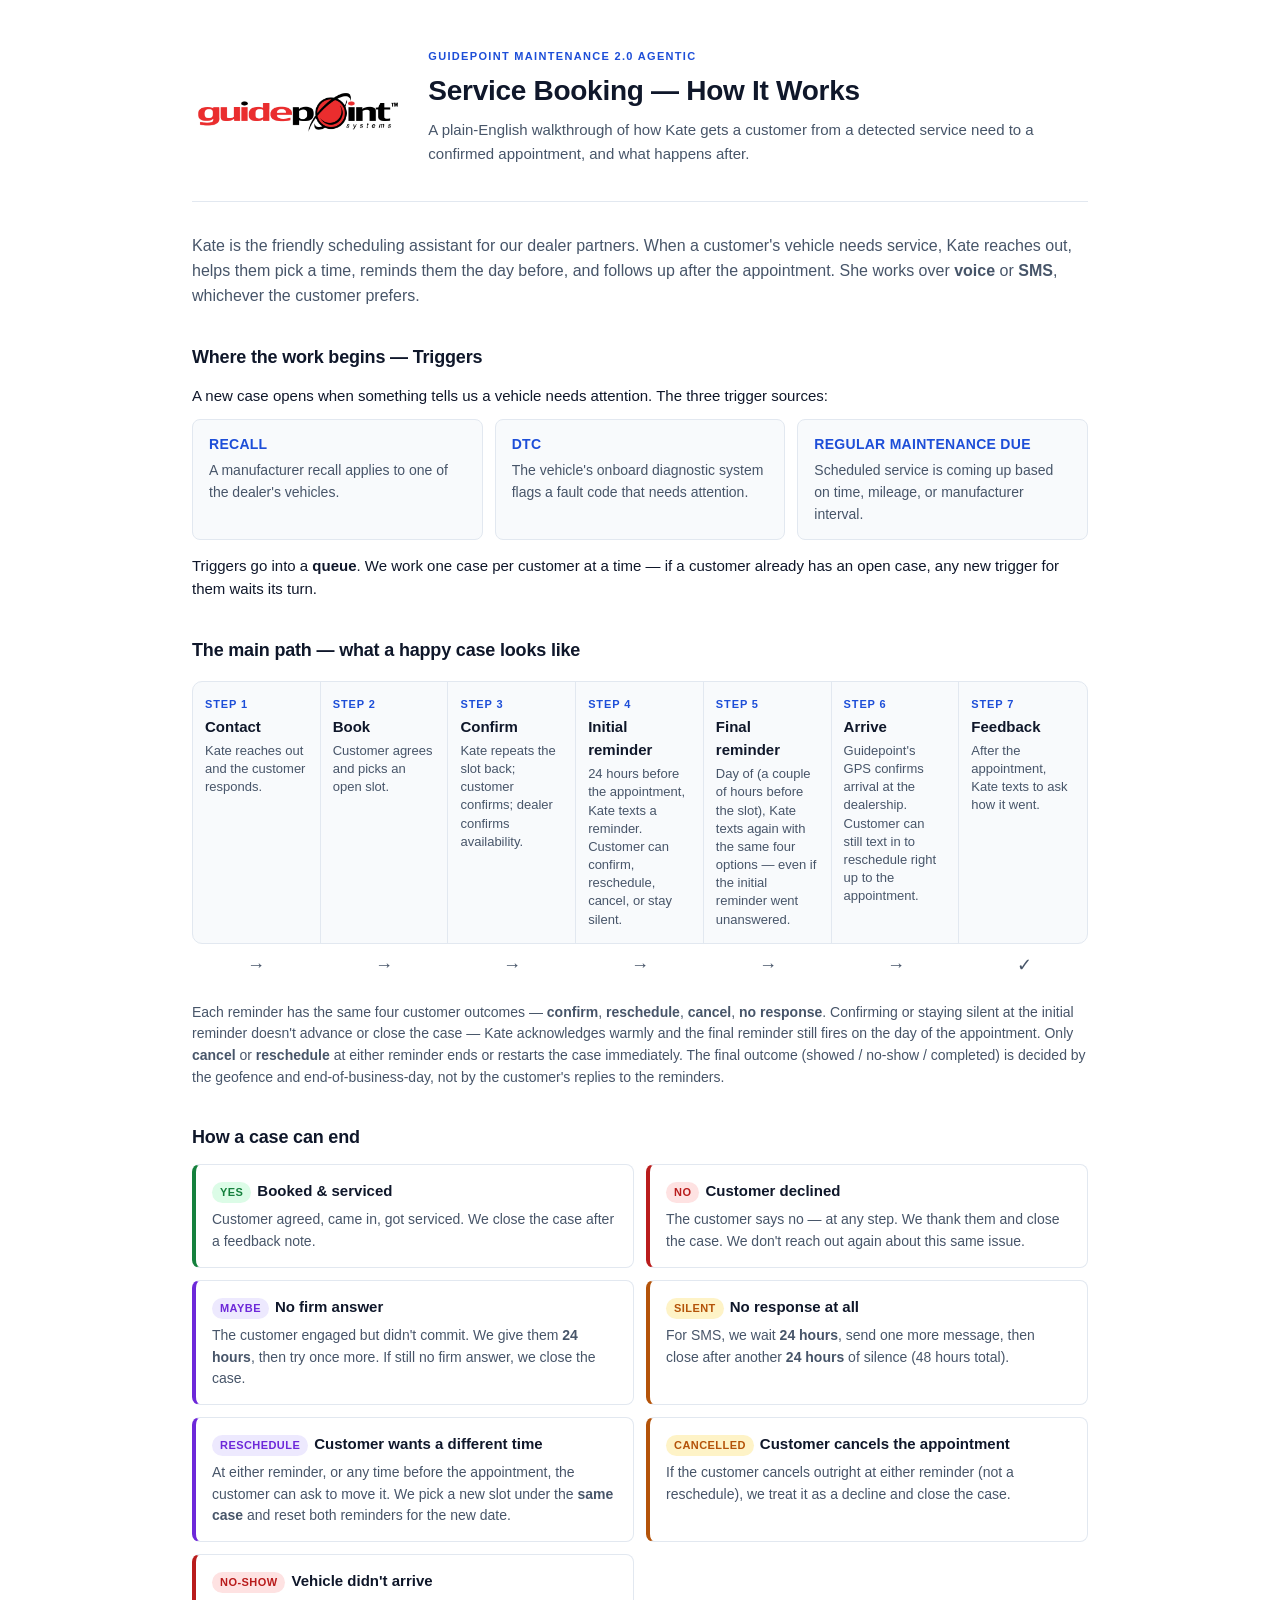
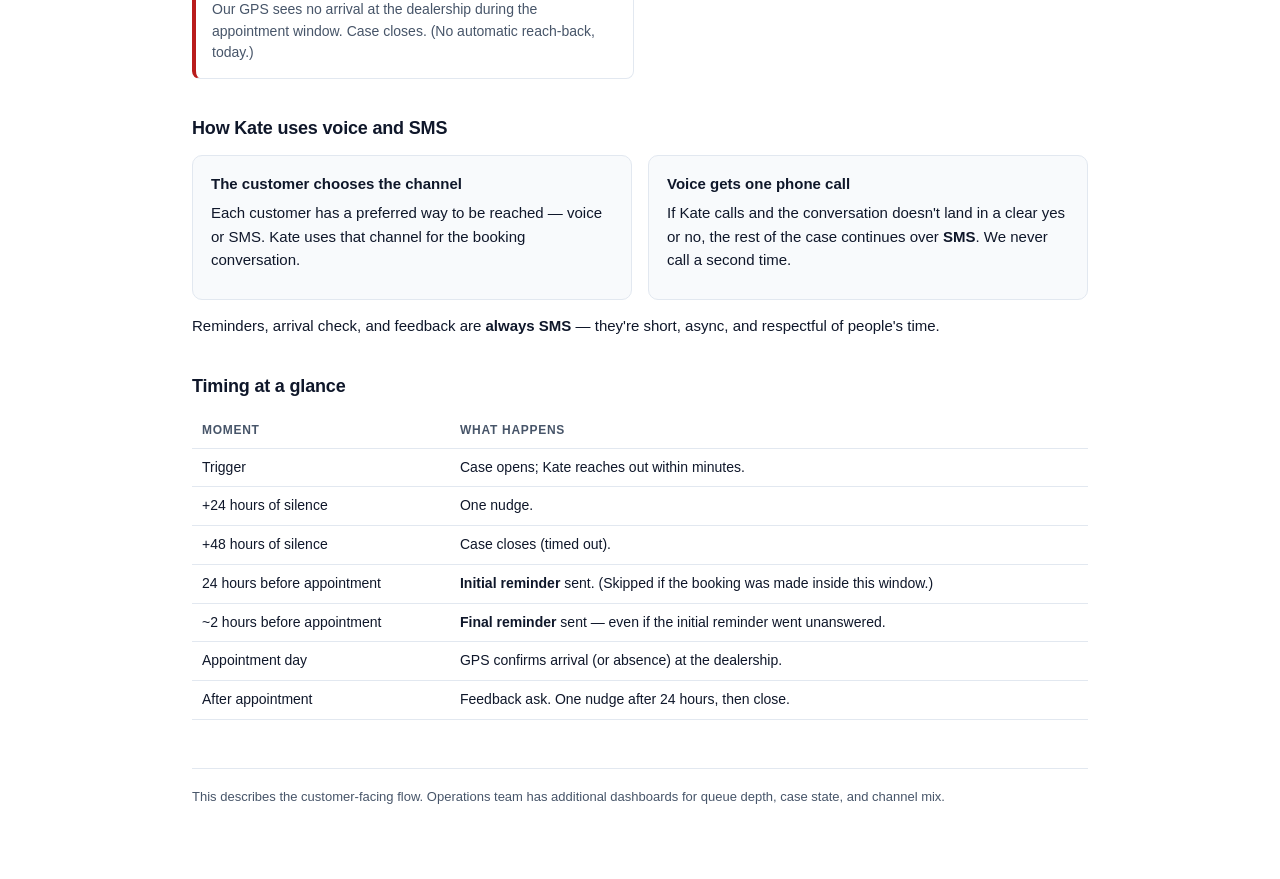
<file: docs/case-lifecycle.html>
<!doctype html>
<html lang="en">
<head>
<meta charset="utf-8" />
<meta name="viewport" content="width=device-width, initial-scale=1" />
<title>Guidepoint Maintenance 2.0 Agentic — How It Works</title>
<style>
  :root {
    --ink: #0f172a;
    --ink-soft: #475569;
    --line: #e2e8f0;
    --bg: #ffffff;
    --bg-soft: #f8fafc;
    --accent: #1d4ed8;
    --good: #15803d;
    --warn: #b45309;
    --bad: #b91c1c;
    --maybe: #6d28d9;
  }
  * { box-sizing: border-box; }
  html, body {
    margin: 0;
    padding: 0;
    background: var(--bg);
    color: var(--ink);
    font: 15px/1.55 -apple-system, BlinkMacSystemFont, "Segoe UI", Helvetica, Arial, sans-serif;
  }
  main {
    max-width: 960px;
    margin: 0 auto;
    padding: 48px 32px 72px;
  }
  header {
    border-bottom: 1px solid var(--line);
    padding-bottom: 24px;
    margin-bottom: 32px;
    display: flex;
    align-items: center;
    gap: 20px;
  }
  .logo {
    flex: 0 0 auto;
    height: 56px;
    display: inline-flex;
    align-items: center;
  }
  .logo img {
    height: 100%;
    width: auto;
    display: block;
  }
  .header-text { flex: 1; }
  h1 {
    font-size: 28px;
    margin: 0 0 6px;
    letter-spacing: -0.01em;
  }
  .eyebrow {
    font-size: 11px;
    font-weight: 700;
    letter-spacing: 0.12em;
    color: var(--accent);
    text-transform: uppercase;
    margin-bottom: 4px;
  }
  .subtitle {
    color: var(--ink-soft);
    font-size: 15px;
  }
  h2 {
    font-size: 18px;
    margin: 36px 0 12px;
    letter-spacing: -0.01em;
  }
  p { margin: 0 0 12px; }
  ul { margin: 0 0 12px; padding-left: 22px; }
  li { margin-bottom: 4px; }
  .lede {
    font-size: 16px;
    color: var(--ink-soft);
  }
  .triggers {
    display: grid;
    grid-template-columns: repeat(3, 1fr);
    gap: 12px;
    margin: 8px 0 4px;
  }
  .trigger-card {
    border: 1px solid var(--line);
    border-radius: 8px;
    padding: 14px 16px;
    background: var(--bg-soft);
  }
  .trigger-card h3 {
    margin: 0 0 4px;
    font-size: 14px;
    letter-spacing: 0.02em;
    text-transform: uppercase;
    color: var(--accent);
  }
  .trigger-card p {
    margin: 0;
    color: var(--ink-soft);
    font-size: 14px;
  }

  /* flow */
  .flow {
    display: grid;
    grid-template-columns: repeat(6, 1fr);
    gap: 0;
    margin: 16px 0 8px;
    border: 1px solid var(--line);
    border-radius: 10px;
    overflow: hidden;
    background: var(--bg-soft);
  }
  .step {
    padding: 14px 12px;
    border-right: 1px solid var(--line);
    position: relative;
  }
  .step:last-child { border-right: 0; }
  .step .num {
    font-size: 11px;
    font-weight: 600;
    color: var(--accent);
    letter-spacing: 0.08em;
  }
  .step .name {
    font-weight: 600;
    margin: 2px 0 4px;
    font-size: 15px;
  }
  .step .desc {
    color: var(--ink-soft);
    font-size: 13px;
    line-height: 1.4;
  }
  .arrow-row {
    display: grid;
    grid-template-columns: repeat(6, 1fr);
    color: var(--ink-soft);
    font-size: 18px;
    margin: 4px 0 0;
    text-align: center;
  }
  .arrow-row span { padding: 0 0 8px; }

  /* outcomes */
  .outcomes {
    display: grid;
    grid-template-columns: repeat(2, 1fr);
    gap: 12px;
    margin-top: 8px;
  }
  .outcome {
    border: 1px solid var(--line);
    border-left: 4px solid var(--ink-soft);
    border-radius: 8px;
    padding: 14px 16px;
    background: var(--bg);
  }
  .outcome.good { border-left-color: var(--good); }
  .outcome.warn { border-left-color: var(--warn); }
  .outcome.bad  { border-left-color: var(--bad); }
  .outcome.maybe { border-left-color: var(--maybe); }
  .outcome h3 {
    margin: 0 0 6px;
    font-size: 15px;
  }
  .outcome p {
    margin: 0;
    color: var(--ink-soft);
    font-size: 14px;
  }
  .badge {
    display: inline-block;
    padding: 2px 8px;
    border-radius: 999px;
    font-size: 11px;
    font-weight: 600;
    letter-spacing: 0.04em;
    text-transform: uppercase;
    margin-right: 6px;
  }
  .badge.good  { background: #dcfce7; color: var(--good); }
  .badge.warn  { background: #fef3c7; color: var(--warn); }
  .badge.bad   { background: #fee2e2; color: var(--bad); }
  .badge.maybe { background: #ede9fe; color: var(--maybe); }

  /* channel & timing */
  .pair {
    display: grid;
    grid-template-columns: 1fr 1fr;
    gap: 16px;
  }
  .panel {
    border: 1px solid var(--line);
    border-radius: 10px;
    padding: 16px 18px;
    background: var(--bg-soft);
  }
  .panel h3 {
    margin: 0 0 6px;
    font-size: 15px;
  }
  .panel ul { margin: 8px 0 0; }

  table {
    width: 100%;
    border-collapse: collapse;
    margin: 8px 0 0;
    font-size: 14px;
  }
  th, td {
    text-align: left;
    padding: 8px 10px;
    border-bottom: 1px solid var(--line);
  }
  th {
    color: var(--ink-soft);
    font-weight: 600;
    font-size: 12px;
    text-transform: uppercase;
    letter-spacing: 0.06em;
  }

  footer {
    margin-top: 48px;
    padding-top: 18px;
    border-top: 1px solid var(--line);
    color: var(--ink-soft);
    font-size: 13px;
  }

  @media (max-width: 720px) {
    .flow, .arrow-row { grid-template-columns: repeat(2, 1fr); }
    .triggers, .outcomes, .pair { grid-template-columns: 1fr; }
  }
</style>
</head>
<body>
<main>

<header>
  <div class="logo">
    <img src="logo.png" alt="Guidepoint Systems" />
  </div>
  <div class="header-text">
    <div class="eyebrow">Guidepoint Maintenance 2.0 Agentic</div>
    <h1>Service Booking — How It Works</h1>
    <p class="subtitle">A plain‑English walkthrough of how Kate gets a customer from a detected service need to a confirmed appointment, and what happens after.</p>
  </div>
</header>

<p class="lede">
  Kate is the friendly scheduling assistant for our dealer partners. When a customer's vehicle needs service,
  Kate reaches out, helps them pick a time, reminds them the day before, and follows up after the appointment.
  She works over <strong>voice</strong> or <strong>SMS</strong>, whichever the customer prefers.
</p>

<h2>Where the work begins — Triggers</h2>
<p>A new case opens when something tells us a vehicle needs attention. The three trigger sources:</p>
<div class="triggers">
  <div class="trigger-card">
    <h3>Recall</h3>
    <p>A manufacturer recall applies to one of the dealer's vehicles.</p>
  </div>
  <div class="trigger-card">
    <h3>DTC</h3>
    <p>The vehicle's onboard diagnostic system flags a fault code that needs attention.</p>
  </div>
  <div class="trigger-card">
    <h3>Regular maintenance due</h3>
    <p>Scheduled service is coming up based on time, mileage, or manufacturer interval.</p>
  </div>
</div>
<p style="margin-top:14px">
  Triggers go into a <strong>queue</strong>. We work one case per customer at a time — if a customer already has an open case,
  any new trigger for them waits its turn.
</p>

<h2>The main path — what a happy case looks like</h2>

<div class="flow" style="grid-template-columns: repeat(7, 1fr);">
  <div class="step">
    <div class="num">STEP 1</div>
    <div class="name">Contact</div>
    <div class="desc">Kate reaches out and the customer responds.</div>
  </div>
  <div class="step">
    <div class="num">STEP 2</div>
    <div class="name">Book</div>
    <div class="desc">Customer agrees and picks an open slot.</div>
  </div>
  <div class="step">
    <div class="num">STEP 3</div>
    <div class="name">Confirm</div>
    <div class="desc">Kate repeats the slot back; customer confirms; dealer confirms availability.</div>
  </div>
  <div class="step">
    <div class="num">STEP 4</div>
    <div class="name">Initial reminder</div>
    <div class="desc">24 hours before the appointment, Kate texts a reminder. Customer can confirm, reschedule, cancel, or stay silent.</div>
  </div>
  <div class="step">
    <div class="num">STEP 5</div>
    <div class="name">Final reminder</div>
    <div class="desc">Day of (a couple of hours before the slot), Kate texts again with the same four options — even if the initial reminder went unanswered.</div>
  </div>
  <div class="step">
    <div class="num">STEP 6</div>
    <div class="name">Arrive</div>
    <div class="desc">Guidepoint's GPS confirms arrival at the dealership. Customer can still text in to reschedule right up to the appointment.</div>
  </div>
  <div class="step">
    <div class="num">STEP 7</div>
    <div class="name">Feedback</div>
    <div class="desc">After the appointment, Kate texts to ask how it went.</div>
  </div>
</div>
<div class="arrow-row" style="grid-template-columns: repeat(7, 1fr);">
  <span>→</span><span>→</span><span>→</span><span>→</span><span>→</span><span>→</span><span>✓</span>
</div>

<p style="margin-top:14px; color: var(--ink-soft); font-size: 14px;">
  Each reminder has the same four customer outcomes — <strong>confirm</strong>,
  <strong>reschedule</strong>, <strong>cancel</strong>, <strong>no response</strong>.
  Confirming or staying silent at the initial reminder doesn't advance or close
  the case — Kate acknowledges warmly and the final reminder still fires on the
  day of the appointment. Only <strong>cancel</strong> or <strong>reschedule</strong>
  at either reminder ends or restarts the case immediately. The final outcome
  (showed / no-show / completed) is decided by the geofence and end-of-business-day,
  not by the customer's replies to the reminders.
</p>

<h2>How a case can end</h2>
<div class="outcomes">
  <div class="outcome good">
    <h3><span class="badge good">Yes</span>Booked &amp; serviced</h3>
    <p>Customer agreed, came in, got serviced. We close the case after a feedback note.</p>
  </div>
  <div class="outcome bad">
    <h3><span class="badge bad">No</span>Customer declined</h3>
    <p>The customer says no — at any step. We thank them and close the case. We don't reach out again about this same issue.</p>
  </div>
  <div class="outcome maybe">
    <h3><span class="badge maybe">Maybe</span>No firm answer</h3>
    <p>The customer engaged but didn't commit. We give them <strong>24 hours</strong>, then try once more. If still no firm answer, we close the case.</p>
  </div>
  <div class="outcome warn">
    <h3><span class="badge warn">Silent</span>No response at all</h3>
    <p>For SMS, we wait <strong>24 hours</strong>, send one more message, then close after another <strong>24 hours</strong> of silence (48 hours total).</p>
  </div>
  <div class="outcome maybe">
    <h3><span class="badge maybe">Reschedule</span>Customer wants a different time</h3>
    <p>At either reminder, or any time before the appointment, the customer can ask to move it. We pick a new slot under the <strong>same case</strong> and reset both reminders for the new date.</p>
  </div>
  <div class="outcome warn">
    <h3><span class="badge warn">Cancelled</span>Customer cancels the appointment</h3>
    <p>If the customer cancels outright at either reminder (not a reschedule), we treat it as a decline and close the case.</p>
  </div>
  <div class="outcome bad">
    <h3><span class="badge bad">No-show</span>Vehicle didn't arrive</h3>
    <p>Our GPS sees no arrival at the dealership during the appointment window. Case closes. (No automatic reach‑back, today.)</p>
  </div>
</div>

<h2>How Kate uses voice and SMS</h2>
<div class="pair">
  <div class="panel">
    <h3>The customer chooses the channel</h3>
    <p>Each customer has a preferred way to be reached — voice or SMS. Kate uses that channel for the booking conversation.</p>
  </div>
  <div class="panel">
    <h3>Voice gets one phone call</h3>
    <p>If Kate calls and the conversation doesn't land in a clear yes or no, the rest of the case continues over <strong>SMS</strong>. We never call a second time.</p>
  </div>
</div>
<p style="margin-top:14px">
  Reminders, arrival check, and feedback are <strong>always SMS</strong> — they're short, async, and respectful of people's time.
</p>

<h2>Timing at a glance</h2>
<table>
  <thead>
    <tr><th>Moment</th><th>What happens</th></tr>
  </thead>
  <tbody>
    <tr><td>Trigger</td><td>Case opens; Kate reaches out within minutes.</td></tr>
    <tr><td>+24 hours of silence</td><td>One nudge.</td></tr>
    <tr><td>+48 hours of silence</td><td>Case closes (timed out).</td></tr>
    <tr><td>24 hours before appointment</td><td><strong>Initial reminder</strong> sent. (Skipped if the booking was made inside this window.)</td></tr>
    <tr><td>~2 hours before appointment</td><td><strong>Final reminder</strong> sent — even if the initial reminder went unanswered.</td></tr>
    <tr><td>Appointment day</td><td>GPS confirms arrival (or absence) at the dealership.</td></tr>
    <tr><td>After appointment</td><td>Feedback ask. One nudge after 24 hours, then close.</td></tr>
  </tbody>
</table>

<footer>
  This describes the customer‑facing flow. Operations team has additional dashboards for queue depth, case state, and channel mix.
</footer>

</main>
</body>
</html>
</file>
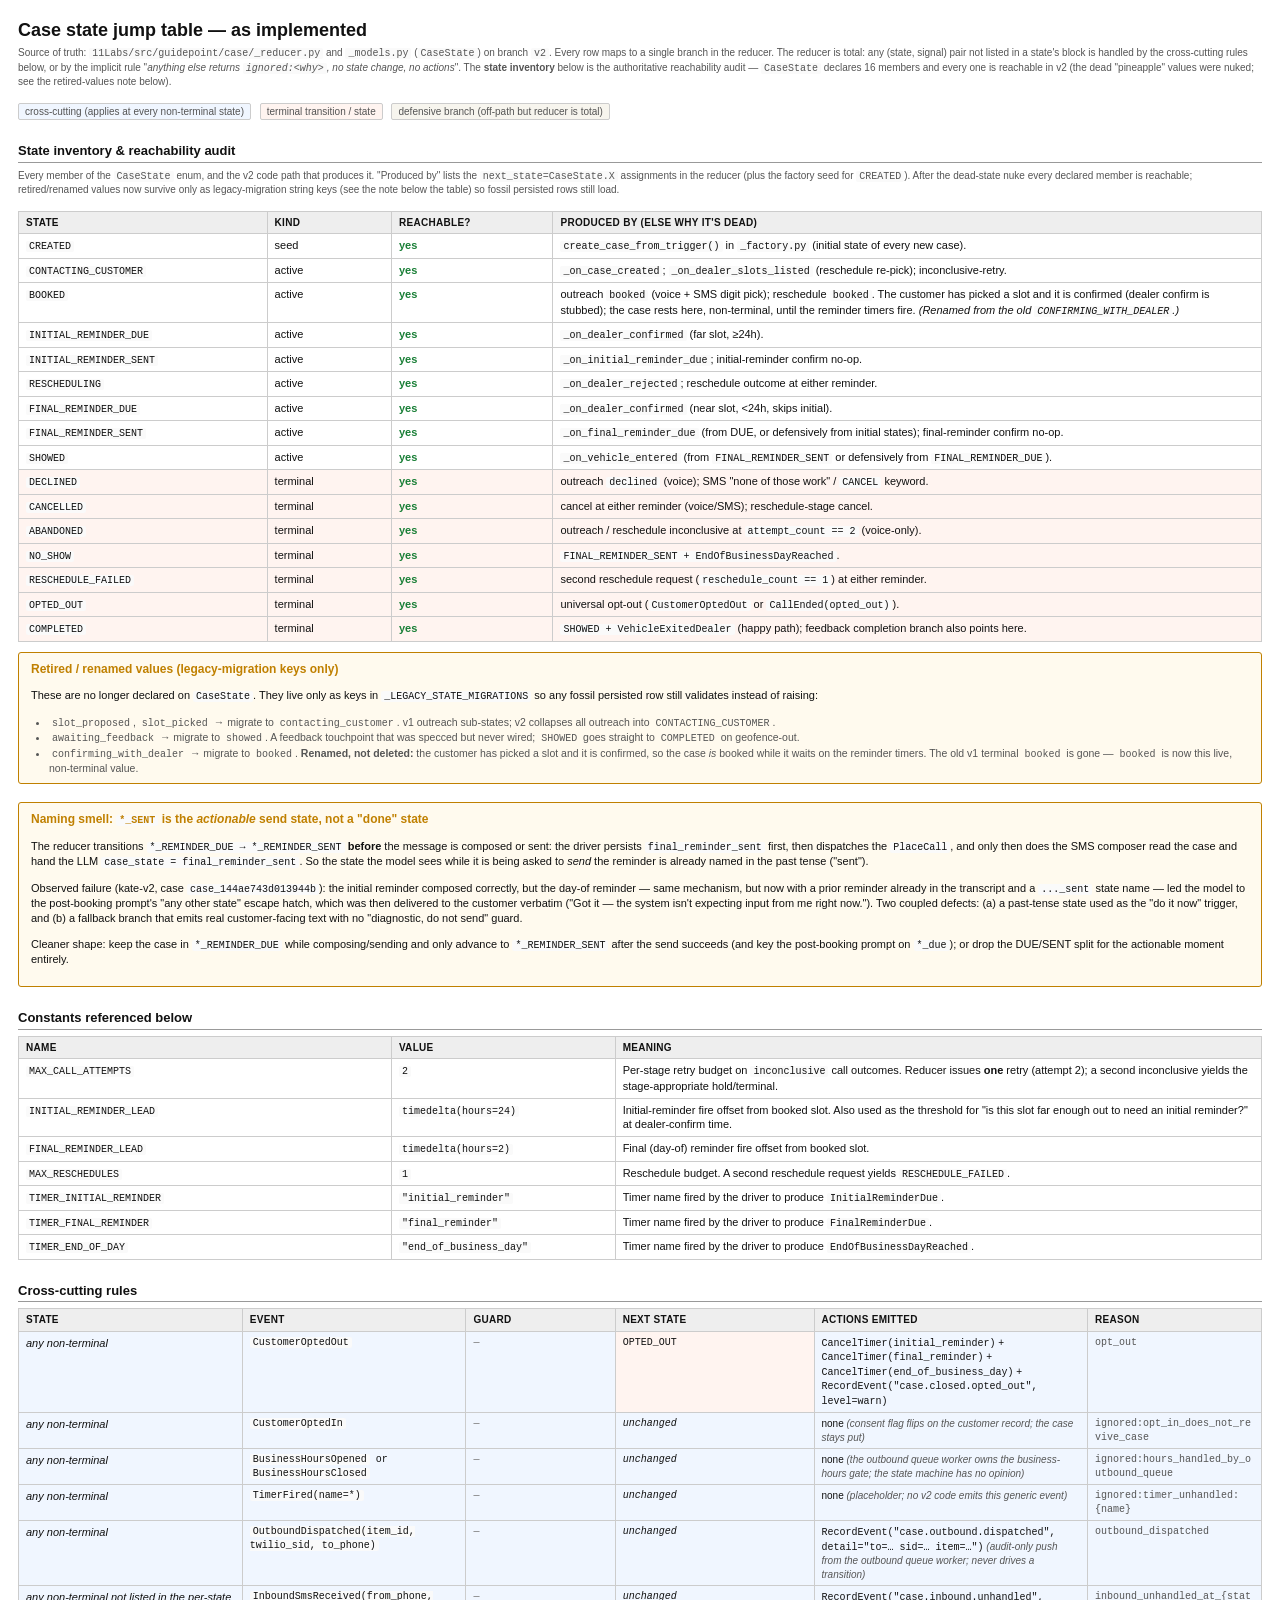
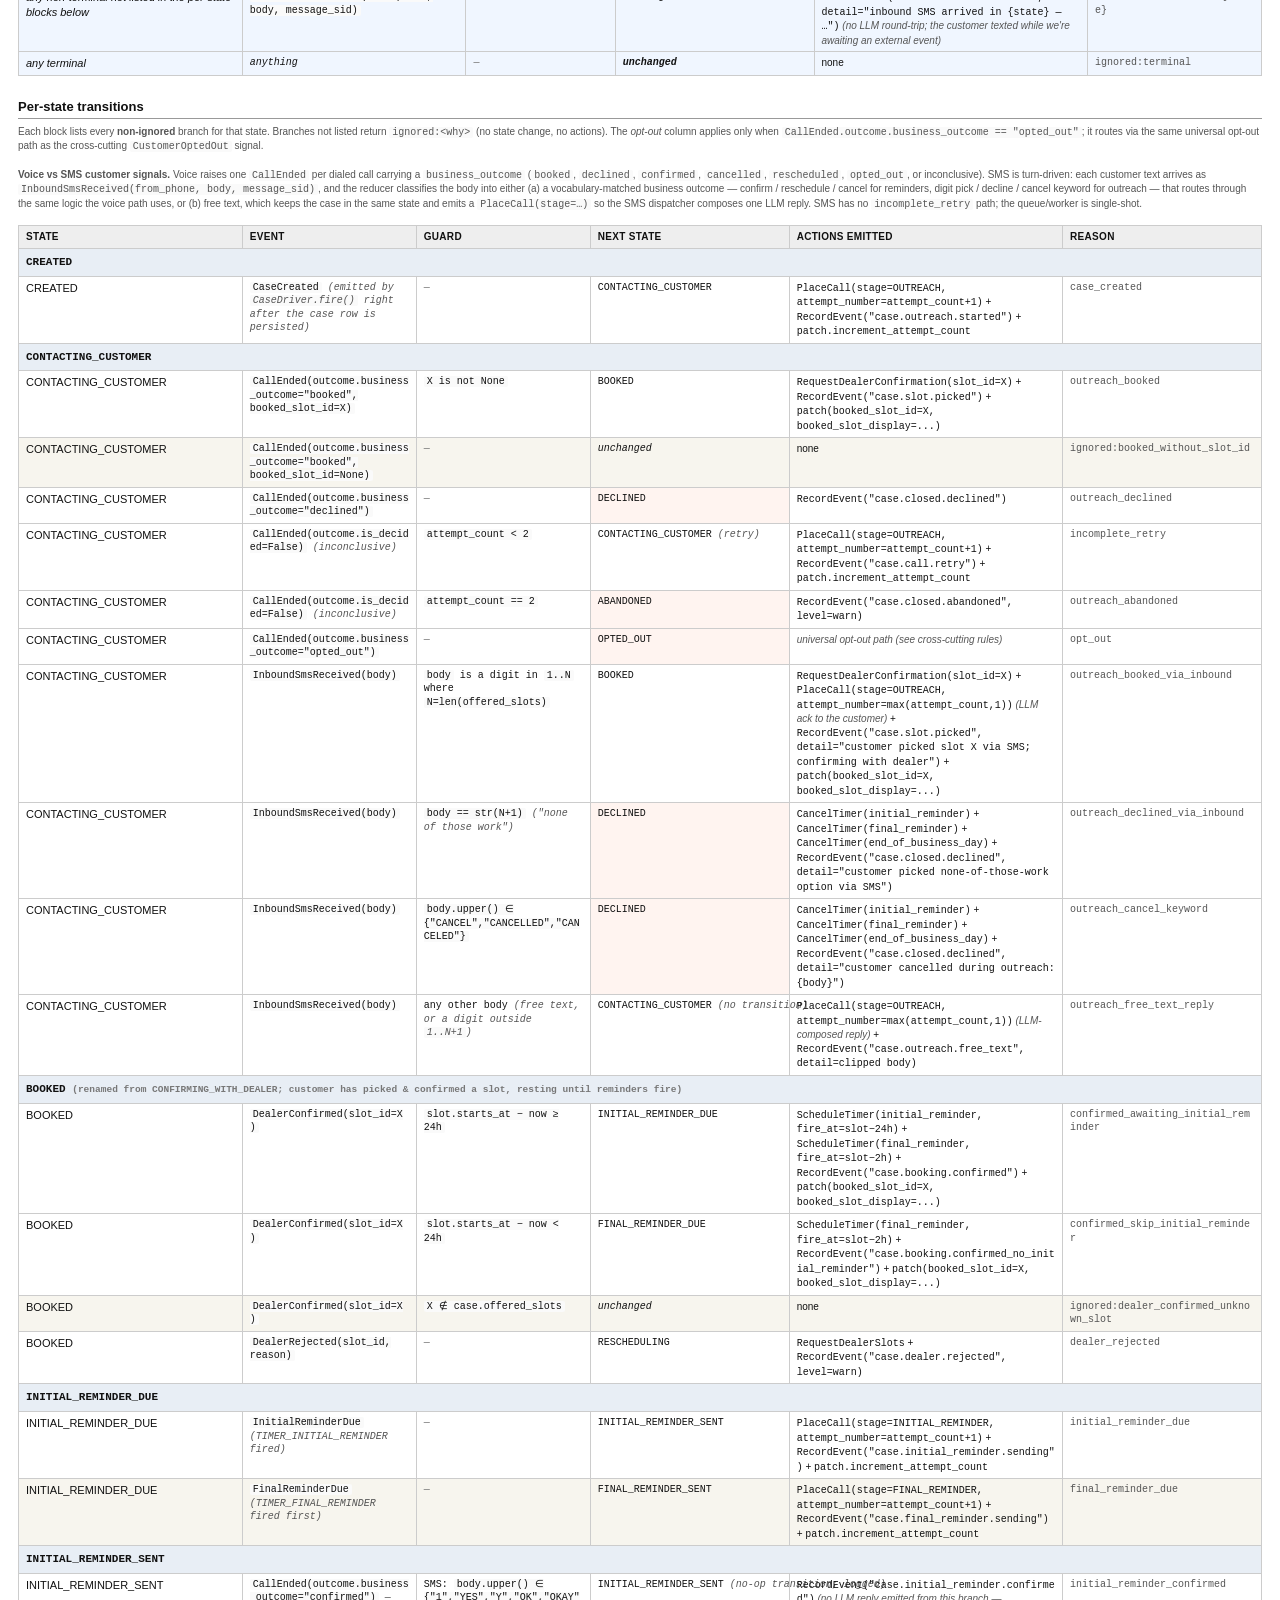
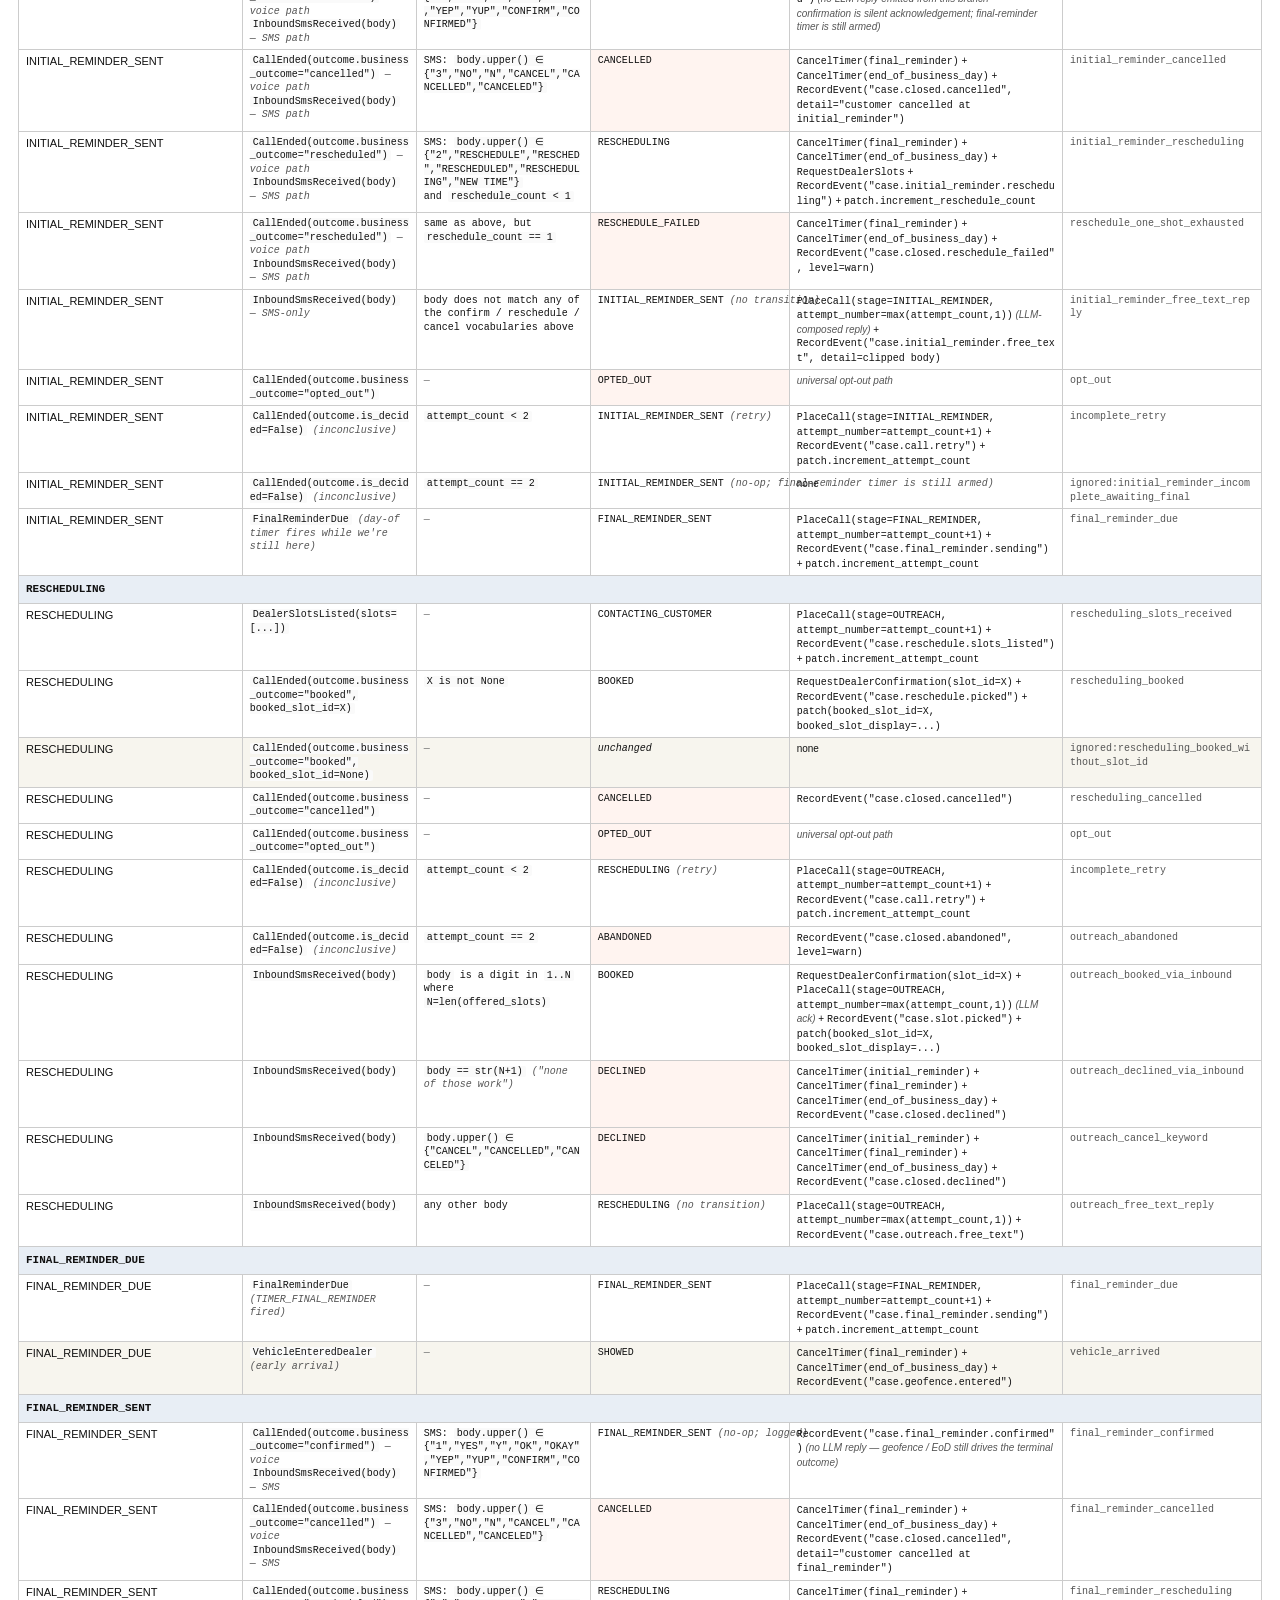
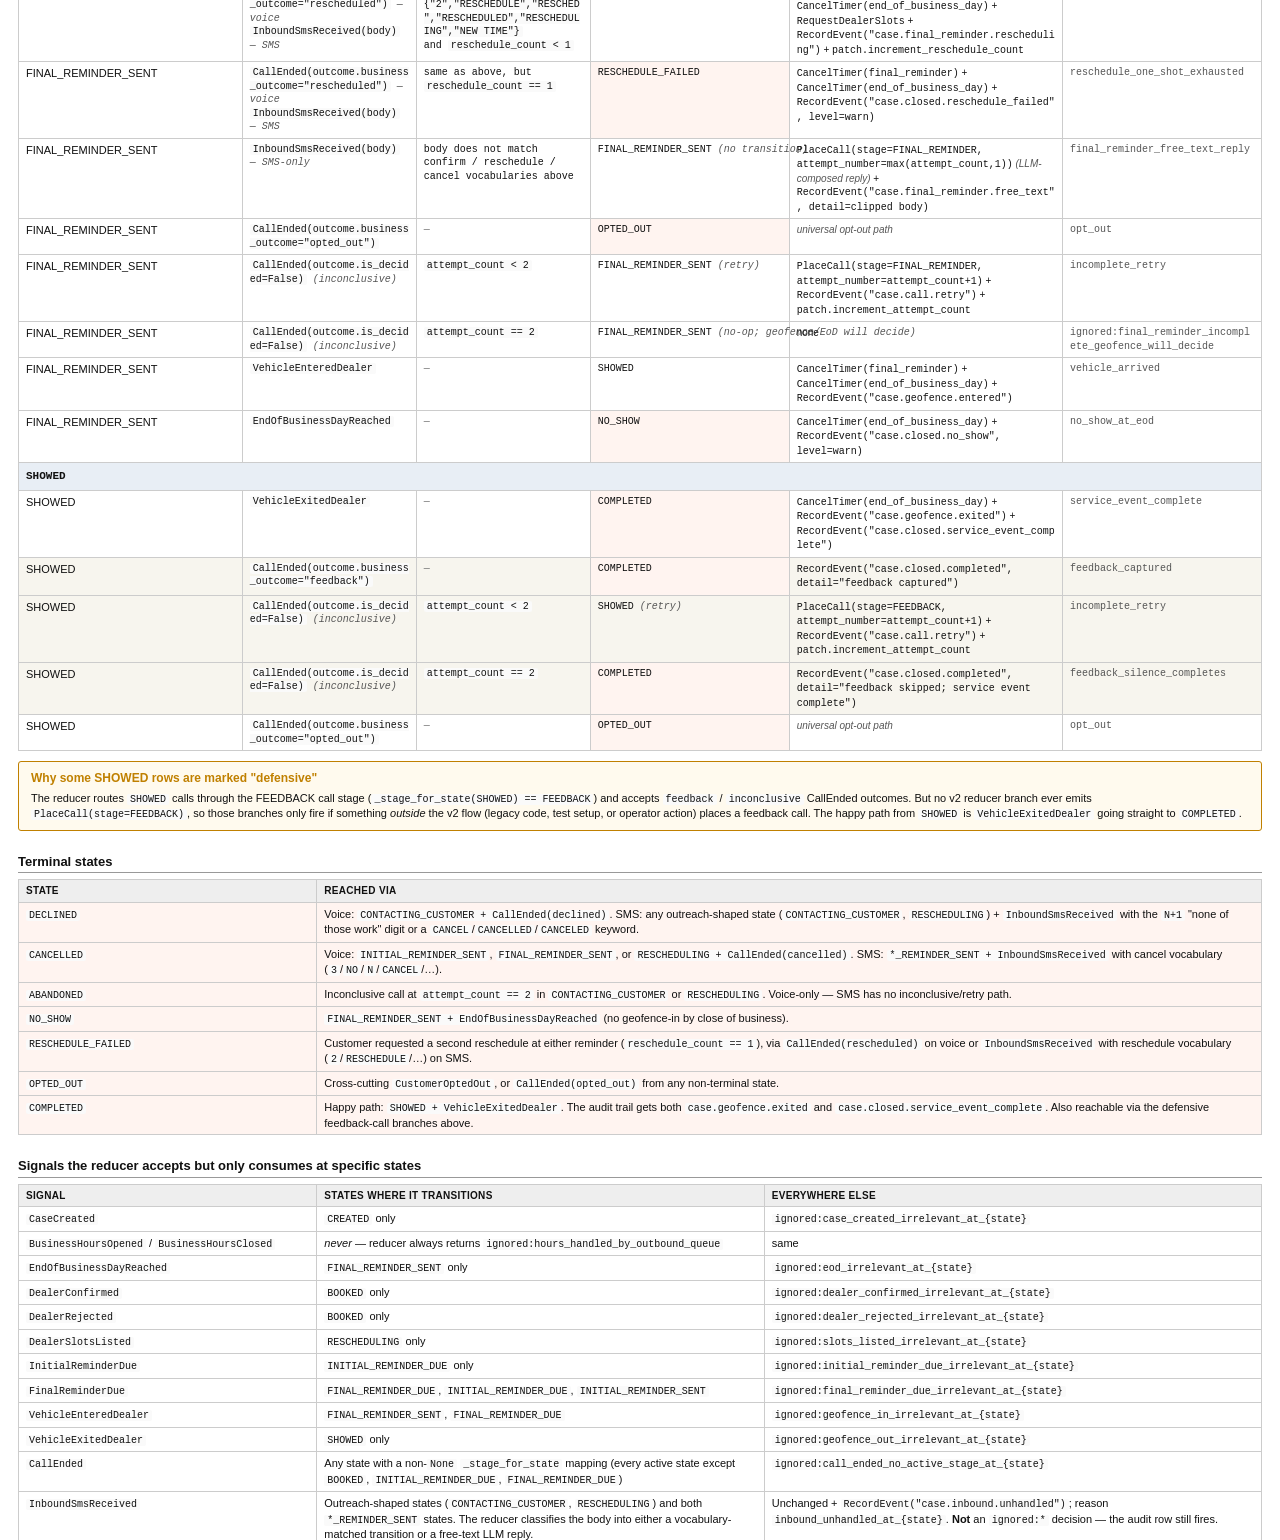
<file: docs/case-state-jump-table.html>
<!doctype html>
<html lang="en">
<head>
<meta charset="utf-8">
<title>Case state jump table — as implemented</title>
<style>
  @page { size: letter landscape; margin: 0.4in; }
  :root {
    --ink: #111;
    --ink-soft: #555;
    --ink-faint: #777;
    --line: #999;
    --line-soft: #ccc;
    --bg-cell: #fafafa;
    --bg-head: #eee;
    --bg-state-head: #e8eef5;
    --bg-term: #fff4f0;
    --bg-cross: #f0f6ff;
    --bg-defensive: #f7f5ee;
    --bg-garbage: #fdecec;
    --bg-note: #fffaee;
    --rule-note: #c08000;
  }
  html, body {
    margin: 0;
    padding: 0;
    background: #fff;
    color: var(--ink);
    font: 11px/1.35 -apple-system, BlinkMacSystemFont, "Segoe UI", sans-serif;
  }
  body { padding: 18px; }
  h1 {
    font-size: 18px;
    margin: 0 0 4px;
  }
  .source {
    font-size: 10px;
    color: var(--ink-soft);
    margin: 0 0 14px;
  }
  h2 {
    font-size: 13px;
    margin: 22px 0 6px;
    padding-bottom: 2px;
    border-bottom: 1px solid var(--line);
  }
  h3 {
    font-size: 12px;
    margin: 14px 0 4px;
    color: var(--ink);
  }
  table {
    width: 100%;
    border-collapse: collapse;
    margin-bottom: 4px;
    table-layout: fixed;
  }
  th, td {
    border: 1px solid var(--line-soft);
    padding: 4px 7px;
    vertical-align: top;
    text-align: left;
    word-wrap: break-word;
    overflow-wrap: break-word;
  }
  th {
    background: var(--bg-head);
    font-weight: 600;
    font-size: 10px;
    text-transform: uppercase;
    letter-spacing: 0.3px;
  }
  td code, code {
    font-family: ui-monospace, SFMono-Regular, Menlo, Consolas, monospace;
    font-size: 10px;
    background: var(--bg-cell);
    padding: 0 3px;
    border-radius: 2px;
  }
  td.event, td.guard, td.next, td.reason, td.actions {
    font-size: 10px;
  }
  td.next { white-space: nowrap; font-family: ui-monospace, SFMono-Regular, Menlo, Consolas, monospace; }
  td.event { font-family: ui-monospace, SFMono-Regular, Menlo, Consolas, monospace; }
  td.guard { font-family: ui-monospace, SFMono-Regular, Menlo, Consolas, monospace; }
  td.reason { font-family: ui-monospace, SFMono-Regular, Menlo, Consolas, monospace; color: var(--ink-soft); }
  td.actions code { background: transparent; padding: 0; }
  .state-head td {
    background: var(--bg-state-head);
    font-weight: 600;
    font-family: ui-monospace, SFMono-Regular, Menlo, Consolas, monospace;
    font-size: 11px;
    padding-top: 6px;
    padding-bottom: 6px;
  }
  .terminal { background: var(--bg-term); }
  .terminal td.next { font-weight: 600; }
  .cross    { background: var(--bg-cross); }
  .defensive { background: var(--bg-defensive); }
  .garbage  { background: var(--bg-garbage); }
  .garbage td.state-name { font-weight: 600; text-decoration: line-through; }
  .verdict-ok { color: #1a7f37; font-weight: 600; }
  .verdict-bad { color: #b3261e; font-weight: 600; }
  .muted    { color: var(--ink-soft); font-style: italic; }
  .faint    { color: var(--ink-faint); font-size: 9.5px; }
  .dash { color: var(--ink-faint); }
  .legend {
    margin: 4px 0 10px;
    font-size: 10px;
    color: var(--ink-soft);
  }
  .legend span {
    display: inline-block;
    border: 1px solid var(--line-soft);
    padding: 1px 6px;
    margin-right: 6px;
    border-radius: 2px;
  }
  .legend .terminal { background: var(--bg-term); }
  .legend .cross    { background: var(--bg-cross); }
  .legend .defensive { background: var(--bg-defensive); }
  .note {
    padding: 8px 12px;
    margin: 10px 0 18px;
    border-radius: 3px;
    font-size: 11px;
    background: var(--bg-note);
    border: 1px solid var(--rule-note);
  }
  .note h3 { margin: 0 0 4px; font-size: 12px; color: var(--rule-note); }
  ul.notes {
    margin: 6px 0 0;
    padding-left: 18px;
    font-size: 10.5px;
    color: var(--ink-soft);
  }
  ul.notes code { background: transparent; }
  @media print {
    body { padding: 0; }
    h2, h3 { page-break-after: avoid; }
    tr { page-break-inside: avoid; }
    .note { page-break-inside: avoid; }
    .source { color: #000; }
  }
</style>
</head>
<body>

<h1>Case state jump table — as implemented</h1>
<p class="source">
  Source of truth: <code>11Labs/src/guidepoint/case/_reducer.py</code> and
  <code>_models.py</code> (<code>CaseState</code>) on branch <code>v2</code>.
  Every row maps to a single branch in the reducer. The reducer is total:
  any (state, signal) pair not listed in a state's block is handled by the
  cross-cutting rules below, or by the implicit rule "<em>anything else
  returns <code>ignored:&lt;why&gt;</code>, no state change, no actions</em>".
  The <strong>state inventory</strong> below is the authoritative
  reachability audit — <code>CaseState</code> declares 16 members and every
  one is reachable in v2 (the dead "pineapple" values were nuked; see the
  retired-values note below).
</p>

<div class="legend">
  <span class="cross">cross-cutting (applies at every non-terminal state)</span>
  <span class="terminal">terminal transition / state</span>
  <span class="defensive">defensive branch (off-path but reducer is total)</span>
</div>

<h2>State inventory &amp; reachability audit</h2>
<p class="source">
  Every member of the <code>CaseState</code> enum, and the v2 code path
  that produces it. "Produced by" lists the
  <code>next_state=CaseState.X</code> assignments in the reducer (plus the
  factory seed for <code>CREATED</code>). After the dead-state nuke every
  declared member is reachable; retired/renamed values now survive only as
  legacy-migration string keys (see the note below the table) so fossil
  persisted rows still load.
</p>
<table>
  <colgroup>
    <col style="width:20%">
    <col style="width:10%">
    <col style="width:13%">
    <col style="width:57%">
  </colgroup>
  <thead>
    <tr><th>State</th><th>Kind</th><th>Reachable?</th><th>Produced by (else why it's dead)</th></tr>
  </thead>
  <tbody>
    <tr><td class="state-name"><code>CREATED</code></td><td>seed</td><td class="verdict-ok">yes</td><td><code>create_case_from_trigger()</code> in <code>_factory.py</code> (initial state of every new case).</td></tr>
    <tr><td class="state-name"><code>CONTACTING_CUSTOMER</code></td><td>active</td><td class="verdict-ok">yes</td><td><code>_on_case_created</code>; <code>_on_dealer_slots_listed</code> (reschedule re-pick); inconclusive-retry.</td></tr>
    <tr><td class="state-name"><code>BOOKED</code></td><td>active</td><td class="verdict-ok">yes</td><td>outreach <code>booked</code> (voice + SMS digit pick); reschedule <code>booked</code>. The customer has picked a slot and it is confirmed (dealer confirm is stubbed); the case rests here, non-terminal, until the reminder timers fire. <em>(Renamed from the old <code>CONFIRMING_WITH_DEALER</code>.)</em></td></tr>
    <tr><td class="state-name"><code>INITIAL_REMINDER_DUE</code></td><td>active</td><td class="verdict-ok">yes</td><td><code>_on_dealer_confirmed</code> (far slot, ≥24h).</td></tr>
    <tr><td class="state-name"><code>INITIAL_REMINDER_SENT</code></td><td>active</td><td class="verdict-ok">yes</td><td><code>_on_initial_reminder_due</code>; initial-reminder confirm no-op.</td></tr>
    <tr><td class="state-name"><code>RESCHEDULING</code></td><td>active</td><td class="verdict-ok">yes</td><td><code>_on_dealer_rejected</code>; reschedule outcome at either reminder.</td></tr>
    <tr><td class="state-name"><code>FINAL_REMINDER_DUE</code></td><td>active</td><td class="verdict-ok">yes</td><td><code>_on_dealer_confirmed</code> (near slot, &lt;24h, skips initial).</td></tr>
    <tr><td class="state-name"><code>FINAL_REMINDER_SENT</code></td><td>active</td><td class="verdict-ok">yes</td><td><code>_on_final_reminder_due</code> (from DUE, or defensively from initial states); final-reminder confirm no-op.</td></tr>
    <tr><td class="state-name"><code>SHOWED</code></td><td>active</td><td class="verdict-ok">yes</td><td><code>_on_vehicle_entered</code> (from <code>FINAL_REMINDER_SENT</code> or defensively from <code>FINAL_REMINDER_DUE</code>).</td></tr>
    <tr class="terminal"><td class="state-name"><code>DECLINED</code></td><td>terminal</td><td class="verdict-ok">yes</td><td>outreach <code>declined</code> (voice); SMS "none of those work" / <code>CANCEL</code> keyword.</td></tr>
    <tr class="terminal"><td class="state-name"><code>CANCELLED</code></td><td>terminal</td><td class="verdict-ok">yes</td><td>cancel at either reminder (voice/SMS); reschedule-stage cancel.</td></tr>
    <tr class="terminal"><td class="state-name"><code>ABANDONED</code></td><td>terminal</td><td class="verdict-ok">yes</td><td>outreach / reschedule inconclusive at <code>attempt_count == 2</code> (voice-only).</td></tr>
    <tr class="terminal"><td class="state-name"><code>NO_SHOW</code></td><td>terminal</td><td class="verdict-ok">yes</td><td><code>FINAL_REMINDER_SENT + EndOfBusinessDayReached</code>.</td></tr>
    <tr class="terminal"><td class="state-name"><code>RESCHEDULE_FAILED</code></td><td>terminal</td><td class="verdict-ok">yes</td><td>second reschedule request (<code>reschedule_count == 1</code>) at either reminder.</td></tr>
    <tr class="terminal"><td class="state-name"><code>OPTED_OUT</code></td><td>terminal</td><td class="verdict-ok">yes</td><td>universal opt-out (<code>CustomerOptedOut</code> or <code>CallEnded(opted_out)</code>).</td></tr>
    <tr class="terminal"><td class="state-name"><code>COMPLETED</code></td><td>terminal</td><td class="verdict-ok">yes</td><td><code>SHOWED + VehicleExitedDealer</code> (happy path); feedback completion branch also points here.</td></tr>
  </tbody>
</table>
<div class="note">
  <h3>Retired / renamed values (legacy-migration keys only)</h3>
  <p>
    These are no longer declared on <code>CaseState</code>. They live only
    as keys in <code>_LEGACY_STATE_MIGRATIONS</code> so any fossil persisted
    row still validates instead of raising:
  </p>
  <ul class="notes">
    <li><code>slot_proposed</code>, <code>slot_picked</code> → migrate to
      <code>contacting_customer</code>. v1 outreach sub-states; v2 collapses
      all outreach into <code>CONTACTING_CUSTOMER</code>.</li>
    <li><code>awaiting_feedback</code> → migrate to <code>showed</code>. A
      feedback touchpoint that was specced but never wired; <code>SHOWED</code>
      goes straight to <code>COMPLETED</code> on geofence-out.</li>
    <li><code>confirming_with_dealer</code> → migrate to <code>booked</code>.
      <strong>Renamed, not deleted:</strong> the customer has picked a slot
      and it is confirmed, so the case <em>is</em> booked while it waits on
      the reminder timers. The old v1 terminal <code>booked</code> is gone —
      <code>booked</code> is now this live, non-terminal value.</li>
  </ul>
</div>

<div class="note">
  <h3>Naming smell: <code>*_SENT</code> is the <em>actionable</em> send state, not a "done" state</h3>
  <p>
    The reducer transitions <code>*_REMINDER_DUE → *_REMINDER_SENT</code>
    <strong>before</strong> the message is composed or sent: the driver
    persists <code>final_reminder_sent</code> first, then dispatches the
    <code>PlaceCall</code>, and only then does the SMS composer read the
    case and hand the LLM <code>case_state = final_reminder_sent</code>. So
    the state the model sees while it is being asked to <em>send</em> the
    reminder is already named in the past tense ("sent").
  </p>
  <p>
    Observed failure (kate-v2, case <code>case_144ae743d013944b</code>): the
    initial reminder composed correctly, but the day-of reminder — same
    mechanism, but now with a prior reminder already in the transcript and a
    <code>..._sent</code> state name — led the model to the post-booking
    prompt's "any other state" escape hatch, which was then delivered to the
    customer verbatim ("Got it — the system isn't expecting input from me
    right now."). Two coupled defects: (a) a past-tense state used as the
    "do it now" trigger, and (b) a fallback branch that emits real
    customer-facing text with no "diagnostic, do not send" guard.
  </p>
  <p>
    Cleaner shape: keep the case in <code>*_REMINDER_DUE</code> while
    composing/sending and only advance to <code>*_REMINDER_SENT</code>
    after the send succeeds (and key the post-booking prompt on
    <code>*_due</code>); or drop the DUE/SENT split for the actionable
    moment entirely.
  </p>
</div>

<h2>Constants referenced below</h2>
<table>
  <colgroup>
    <col style="width:30%">
    <col style="width:18%">
    <col style="width:52%">
  </colgroup>
  <thead>
    <tr><th>Name</th><th>Value</th><th>Meaning</th></tr>
  </thead>
  <tbody>
    <tr><td><code>MAX_CALL_ATTEMPTS</code></td><td><code>2</code></td><td>Per-stage retry budget on <code>inconclusive</code> call outcomes. Reducer issues <strong>one</strong> retry (attempt 2); a second inconclusive yields the stage-appropriate hold/terminal.</td></tr>
    <tr><td><code>INITIAL_REMINDER_LEAD</code></td><td><code>timedelta(hours=24)</code></td><td>Initial-reminder fire offset from booked slot. Also used as the threshold for "is this slot far enough out to need an initial reminder?" at dealer-confirm time.</td></tr>
    <tr><td><code>FINAL_REMINDER_LEAD</code></td><td><code>timedelta(hours=2)</code></td><td>Final (day-of) reminder fire offset from booked slot.</td></tr>
    <tr><td><code>MAX_RESCHEDULES</code></td><td><code>1</code></td><td>Reschedule budget. A second reschedule request yields <code>RESCHEDULE_FAILED</code>.</td></tr>
    <tr><td><code>TIMER_INITIAL_REMINDER</code></td><td><code>"initial_reminder"</code></td><td>Timer name fired by the driver to produce <code>InitialReminderDue</code>.</td></tr>
    <tr><td><code>TIMER_FINAL_REMINDER</code></td><td><code>"final_reminder"</code></td><td>Timer name fired by the driver to produce <code>FinalReminderDue</code>.</td></tr>
    <tr><td><code>TIMER_END_OF_DAY</code></td><td><code>"end_of_business_day"</code></td><td>Timer name fired by the driver to produce <code>EndOfBusinessDayReached</code>.</td></tr>
  </tbody>
</table>

<h2>Cross-cutting rules</h2>
<table>
  <colgroup>
    <col style="width:18%">
    <col style="width:18%">
    <col style="width:12%">
    <col style="width:16%">
    <col style="width:22%">
    <col style="width:14%">
  </colgroup>
  <thead>
    <tr><th>State</th><th>Event</th><th>Guard</th><th>Next state</th><th>Actions emitted</th><th>reason</th></tr>
  </thead>
  <tbody>
    <tr class="cross">
      <td><em>any non-terminal</em></td>
      <td class="event"><code>CustomerOptedOut</code></td>
      <td class="guard"><span class="dash">—</span></td>
      <td class="next terminal">OPTED_OUT</td>
      <td class="actions"><code>CancelTimer(initial_reminder)</code> + <code>CancelTimer(final_reminder)</code> + <code>CancelTimer(end_of_business_day)</code> + <code>RecordEvent("case.closed.opted_out", level=warn)</code></td>
      <td class="reason">opt_out</td>
    </tr>
    <tr class="cross">
      <td><em>any non-terminal</em></td>
      <td class="event"><code>CustomerOptedIn</code></td>
      <td class="guard"><span class="dash">—</span></td>
      <td class="next"><em>unchanged</em></td>
      <td class="actions">none <span class="muted">(consent flag flips on the customer record; the case stays put)</span></td>
      <td class="reason">ignored:opt_in_does_not_revive_case</td>
    </tr>
    <tr class="cross">
      <td><em>any non-terminal</em></td>
      <td class="event"><code>BusinessHoursOpened</code> or <code>BusinessHoursClosed</code></td>
      <td class="guard"><span class="dash">—</span></td>
      <td class="next"><em>unchanged</em></td>
      <td class="actions">none <span class="muted">(the outbound queue worker owns the business-hours gate; the state machine has no opinion)</span></td>
      <td class="reason">ignored:hours_handled_by_outbound_queue</td>
    </tr>
    <tr class="cross">
      <td><em>any non-terminal</em></td>
      <td class="event"><code>TimerFired(name=*)</code></td>
      <td class="guard"><span class="dash">—</span></td>
      <td class="next"><em>unchanged</em></td>
      <td class="actions">none <span class="muted">(placeholder; no v2 code emits this generic event)</span></td>
      <td class="reason">ignored:timer_unhandled:{name}</td>
    </tr>
    <tr class="cross">
      <td><em>any non-terminal</em></td>
      <td class="event"><code>OutboundDispatched(item_id, twilio_sid, to_phone)</code></td>
      <td class="guard"><span class="dash">—</span></td>
      <td class="next"><em>unchanged</em></td>
      <td class="actions"><code>RecordEvent("case.outbound.dispatched", detail="to=… sid=… item=…")</code> <span class="muted">(audit-only push from the outbound queue worker; never drives a transition)</span></td>
      <td class="reason">outbound_dispatched</td>
    </tr>
    <tr class="cross">
      <td><em>any non-terminal not listed in the per-state blocks below</em></td>
      <td class="event"><code>InboundSmsReceived(from_phone, body, message_sid)</code></td>
      <td class="guard"><span class="dash">—</span></td>
      <td class="next"><em>unchanged</em></td>
      <td class="actions"><code>RecordEvent("case.inbound.unhandled", detail="inbound SMS arrived in {state} — …")</code> <span class="muted">(no LLM round-trip; the customer texted while we're awaiting an external event)</span></td>
      <td class="reason">inbound_unhandled_at_{state}</td>
    </tr>
    <tr class="cross terminal">
      <td><em>any terminal</em></td>
      <td class="event"><em>anything</em></td>
      <td class="guard"><span class="dash">—</span></td>
      <td class="next"><em>unchanged</em></td>
      <td class="actions">none</td>
      <td class="reason">ignored:terminal</td>
    </tr>
  </tbody>
</table>

<h2>Per-state transitions</h2>
<p class="source">
  Each block lists every <strong>non-ignored</strong> branch for that state.
  Branches not listed return <code>ignored:&lt;why&gt;</code> (no state
  change, no actions). The <em>opt-out</em> column applies only when
  <code>CallEnded.outcome.business_outcome == "opted_out"</code>; it routes
  via the same universal opt-out path as the cross-cutting
  <code>CustomerOptedOut</code> signal.
</p>
<p class="source">
  <strong>Voice vs SMS customer signals.</strong> Voice raises one
  <code>CallEnded</code> per dialed call carrying a <code>business_outcome</code>
  (<code>booked</code>, <code>declined</code>, <code>confirmed</code>,
  <code>cancelled</code>, <code>rescheduled</code>, <code>opted_out</code>,
  or inconclusive). SMS is turn-driven: each customer text arrives as
  <code>InboundSmsReceived(from_phone, body, message_sid)</code>, and the
  reducer classifies the body into either (a) a vocabulary-matched
  business outcome — confirm / reschedule / cancel for reminders, digit
  pick / decline / cancel keyword for outreach — that routes through the
  same logic the voice path uses, or (b) free text, which keeps the case
  in the same state and emits a <code>PlaceCall(stage=…)</code> so the
  SMS dispatcher composes one LLM reply. SMS has no
  <code>incomplete_retry</code> path; the queue/worker is single-shot.
</p>

<table>
  <colgroup>
    <col style="width:18%">
    <col style="width:14%">
    <col style="width:14%">
    <col style="width:16%">
    <col style="width:22%">
    <col style="width:16%">
  </colgroup>
  <thead>
    <tr><th>State</th><th>Event</th><th>Guard</th><th>Next state</th><th>Actions emitted</th><th>reason</th></tr>
  </thead>
  <tbody>

    <!-- CREATED ============================================================ -->
    <tr class="state-head"><td colspan="6">CREATED</td></tr>
    <tr>
      <td>CREATED</td>
      <td class="event"><code>CaseCreated</code> <span class="muted">(emitted by <code>CaseDriver.fire()</code> right after the case row is persisted)</span></td>
      <td class="guard"><span class="dash">—</span></td>
      <td class="next">CONTACTING_CUSTOMER</td>
      <td class="actions"><code>PlaceCall(stage=OUTREACH, attempt_number=attempt_count+1)</code> + <code>RecordEvent("case.outreach.started")</code> + <code>patch.increment_attempt_count</code></td>
      <td class="reason">case_created</td>
    </tr>

    <!-- CONTACTING_CUSTOMER ================================================ -->
    <tr class="state-head"><td colspan="6">CONTACTING_CUSTOMER</td></tr>
    <tr>
      <td>CONTACTING_CUSTOMER</td>
      <td class="event"><code>CallEnded(outcome.business_outcome="booked", booked_slot_id=X)</code></td>
      <td class="guard"><code>X is not None</code></td>
      <td class="next">BOOKED</td>
      <td class="actions"><code>RequestDealerConfirmation(slot_id=X)</code> + <code>RecordEvent("case.slot.picked")</code> + <code>patch(booked_slot_id=X, booked_slot_display=...)</code></td>
      <td class="reason">outreach_booked</td>
    </tr>
    <tr class="defensive">
      <td>CONTACTING_CUSTOMER</td>
      <td class="event"><code>CallEnded(outcome.business_outcome="booked", booked_slot_id=None)</code></td>
      <td class="guard"><span class="dash">—</span></td>
      <td class="next"><em>unchanged</em></td>
      <td class="actions">none</td>
      <td class="reason">ignored:booked_without_slot_id</td>
    </tr>
    <tr>
      <td>CONTACTING_CUSTOMER</td>
      <td class="event"><code>CallEnded(outcome.business_outcome="declined")</code></td>
      <td class="guard"><span class="dash">—</span></td>
      <td class="next terminal">DECLINED</td>
      <td class="actions"><code>RecordEvent("case.closed.declined")</code></td>
      <td class="reason">outreach_declined</td>
    </tr>
    <tr>
      <td>CONTACTING_CUSTOMER</td>
      <td class="event"><code>CallEnded(outcome.is_decided=False)</code> <span class="muted">(inconclusive)</span></td>
      <td class="guard"><code>attempt_count &lt; 2</code></td>
      <td class="next">CONTACTING_CUSTOMER <span class="muted">(retry)</span></td>
      <td class="actions"><code>PlaceCall(stage=OUTREACH, attempt_number=attempt_count+1)</code> + <code>RecordEvent("case.call.retry")</code> + <code>patch.increment_attempt_count</code></td>
      <td class="reason">incomplete_retry</td>
    </tr>
    <tr>
      <td>CONTACTING_CUSTOMER</td>
      <td class="event"><code>CallEnded(outcome.is_decided=False)</code> <span class="muted">(inconclusive)</span></td>
      <td class="guard"><code>attempt_count == 2</code></td>
      <td class="next terminal">ABANDONED</td>
      <td class="actions"><code>RecordEvent("case.closed.abandoned", level=warn)</code></td>
      <td class="reason">outreach_abandoned</td>
    </tr>
    <tr>
      <td>CONTACTING_CUSTOMER</td>
      <td class="event"><code>CallEnded(outcome.business_outcome="opted_out")</code></td>
      <td class="guard"><span class="dash">—</span></td>
      <td class="next terminal">OPTED_OUT</td>
      <td class="actions"><span class="muted">universal opt-out path (see cross-cutting rules)</span></td>
      <td class="reason">opt_out</td>
    </tr>
    <tr>
      <td>CONTACTING_CUSTOMER</td>
      <td class="event"><code>InboundSmsReceived(body)</code></td>
      <td class="guard"><code>body</code> is a digit in <code>1..N</code> where <code>N=len(offered_slots)</code></td>
      <td class="next">BOOKED</td>
      <td class="actions"><code>RequestDealerConfirmation(slot_id=X)</code> + <code>PlaceCall(stage=OUTREACH, attempt_number=max(attempt_count,1))</code> <span class="muted">(LLM ack to the customer)</span> + <code>RecordEvent("case.slot.picked", detail="customer picked slot X via SMS; confirming with dealer")</code> + <code>patch(booked_slot_id=X, booked_slot_display=...)</code></td>
      <td class="reason">outreach_booked_via_inbound</td>
    </tr>
    <tr>
      <td>CONTACTING_CUSTOMER</td>
      <td class="event"><code>InboundSmsReceived(body)</code></td>
      <td class="guard"><code>body == str(N+1)</code> <span class="muted">("none of those work")</span></td>
      <td class="next terminal">DECLINED</td>
      <td class="actions"><code>CancelTimer(initial_reminder)</code> + <code>CancelTimer(final_reminder)</code> + <code>CancelTimer(end_of_business_day)</code> + <code>RecordEvent("case.closed.declined", detail="customer picked none-of-those-work option via SMS")</code></td>
      <td class="reason">outreach_declined_via_inbound</td>
    </tr>
    <tr>
      <td>CONTACTING_CUSTOMER</td>
      <td class="event"><code>InboundSmsReceived(body)</code></td>
      <td class="guard"><code>body.upper() ∈ {"CANCEL","CANCELLED","CANCELED"}</code></td>
      <td class="next terminal">DECLINED</td>
      <td class="actions"><code>CancelTimer(initial_reminder)</code> + <code>CancelTimer(final_reminder)</code> + <code>CancelTimer(end_of_business_day)</code> + <code>RecordEvent("case.closed.declined", detail="customer cancelled during outreach: {body}")</code></td>
      <td class="reason">outreach_cancel_keyword</td>
    </tr>
    <tr>
      <td>CONTACTING_CUSTOMER</td>
      <td class="event"><code>InboundSmsReceived(body)</code></td>
      <td class="guard">any other body <span class="muted">(free text, or a digit outside <code>1..N+1</code>)</span></td>
      <td class="next">CONTACTING_CUSTOMER <span class="muted">(no transition)</span></td>
      <td class="actions"><code>PlaceCall(stage=OUTREACH, attempt_number=max(attempt_count,1))</code> <span class="muted">(LLM-composed reply)</span> + <code>RecordEvent("case.outreach.free_text", detail=clipped body)</code></td>
      <td class="reason">outreach_free_text_reply</td>
    </tr>

    <!-- BOOKED ============================================================= -->
    <tr class="state-head"><td colspan="6">BOOKED <span class="faint">(renamed from CONFIRMING_WITH_DEALER; customer has picked &amp; confirmed a slot, resting until reminders fire)</span></td></tr>
    <tr>
      <td>BOOKED</td>
      <td class="event"><code>DealerConfirmed(slot_id=X)</code></td>
      <td class="guard"><code>slot.starts_at − now &ge; 24h</code></td>
      <td class="next">INITIAL_REMINDER_DUE</td>
      <td class="actions"><code>ScheduleTimer(initial_reminder, fire_at=slot−24h)</code> + <code>ScheduleTimer(final_reminder, fire_at=slot−2h)</code> + <code>RecordEvent("case.booking.confirmed")</code> + <code>patch(booked_slot_id=X, booked_slot_display=...)</code></td>
      <td class="reason">confirmed_awaiting_initial_reminder</td>
    </tr>
    <tr>
      <td>BOOKED</td>
      <td class="event"><code>DealerConfirmed(slot_id=X)</code></td>
      <td class="guard"><code>slot.starts_at − now &lt; 24h</code></td>
      <td class="next">FINAL_REMINDER_DUE</td>
      <td class="actions"><code>ScheduleTimer(final_reminder, fire_at=slot−2h)</code> + <code>RecordEvent("case.booking.confirmed_no_initial_reminder")</code> + <code>patch(booked_slot_id=X, booked_slot_display=...)</code></td>
      <td class="reason">confirmed_skip_initial_reminder</td>
    </tr>
    <tr class="defensive">
      <td>BOOKED</td>
      <td class="event"><code>DealerConfirmed(slot_id=X)</code></td>
      <td class="guard"><code>X ∉ case.offered_slots</code></td>
      <td class="next"><em>unchanged</em></td>
      <td class="actions">none</td>
      <td class="reason">ignored:dealer_confirmed_unknown_slot</td>
    </tr>
    <tr>
      <td>BOOKED</td>
      <td class="event"><code>DealerRejected(slot_id, reason)</code></td>
      <td class="guard"><span class="dash">—</span></td>
      <td class="next">RESCHEDULING</td>
      <td class="actions"><code>RequestDealerSlots</code> + <code>RecordEvent("case.dealer.rejected", level=warn)</code></td>
      <td class="reason">dealer_rejected</td>
    </tr>

    <!-- INITIAL_REMINDER_DUE =============================================== -->
    <tr class="state-head"><td colspan="6">INITIAL_REMINDER_DUE</td></tr>
    <tr>
      <td>INITIAL_REMINDER_DUE</td>
      <td class="event"><code>InitialReminderDue</code> <span class="muted">(TIMER_INITIAL_REMINDER fired)</span></td>
      <td class="guard"><span class="dash">—</span></td>
      <td class="next">INITIAL_REMINDER_SENT</td>
      <td class="actions"><code>PlaceCall(stage=INITIAL_REMINDER, attempt_number=attempt_count+1)</code> + <code>RecordEvent("case.initial_reminder.sending")</code> + <code>patch.increment_attempt_count</code></td>
      <td class="reason">initial_reminder_due</td>
    </tr>
    <tr class="defensive">
      <td>INITIAL_REMINDER_DUE</td>
      <td class="event"><code>FinalReminderDue</code> <span class="muted">(TIMER_FINAL_REMINDER fired first)</span></td>
      <td class="guard"><span class="dash">—</span></td>
      <td class="next">FINAL_REMINDER_SENT</td>
      <td class="actions"><code>PlaceCall(stage=FINAL_REMINDER, attempt_number=attempt_count+1)</code> + <code>RecordEvent("case.final_reminder.sending")</code> + <code>patch.increment_attempt_count</code></td>
      <td class="reason">final_reminder_due</td>
    </tr>

    <!-- INITIAL_REMINDER_SENT ============================================== -->
    <tr class="state-head"><td colspan="6">INITIAL_REMINDER_SENT</td></tr>
    <tr>
      <td>INITIAL_REMINDER_SENT</td>
      <td class="event"><code>CallEnded(outcome.business_outcome="confirmed")</code> <span class="muted">— voice path</span> <br><code>InboundSmsReceived(body)</code> <span class="muted">— SMS path</span></td>
      <td class="guard">SMS: <code>body.upper() ∈ {"1","YES","Y","OK","OKAY","YEP","YUP","CONFIRM","CONFIRMED"}</code></td>
      <td class="next">INITIAL_REMINDER_SENT <span class="muted">(no-op transition; logged)</span></td>
      <td class="actions"><code>RecordEvent("case.initial_reminder.confirmed")</code> <span class="muted">(no LLM reply emitted from this branch — confirmation is silent acknowledgement; final-reminder timer is still armed)</span></td>
      <td class="reason">initial_reminder_confirmed</td>
    </tr>
    <tr>
      <td>INITIAL_REMINDER_SENT</td>
      <td class="event"><code>CallEnded(outcome.business_outcome="cancelled")</code> <span class="muted">— voice path</span> <br><code>InboundSmsReceived(body)</code> <span class="muted">— SMS path</span></td>
      <td class="guard">SMS: <code>body.upper() ∈ {"3","NO","N","CANCEL","CANCELLED","CANCELED"}</code></td>
      <td class="next terminal">CANCELLED</td>
      <td class="actions"><code>CancelTimer(final_reminder)</code> + <code>CancelTimer(end_of_business_day)</code> + <code>RecordEvent("case.closed.cancelled", detail="customer cancelled at initial_reminder")</code></td>
      <td class="reason">initial_reminder_cancelled</td>
    </tr>
    <tr>
      <td>INITIAL_REMINDER_SENT</td>
      <td class="event"><code>CallEnded(outcome.business_outcome="rescheduled")</code> <span class="muted">— voice path</span> <br><code>InboundSmsReceived(body)</code> <span class="muted">— SMS path</span></td>
      <td class="guard">SMS: <code>body.upper() ∈ {"2","RESCHEDULE","RESCHED","RESCHEDULED","RESCHEDULING","NEW TIME"}</code><br>and <code>reschedule_count &lt; 1</code></td>
      <td class="next">RESCHEDULING</td>
      <td class="actions"><code>CancelTimer(final_reminder)</code> + <code>CancelTimer(end_of_business_day)</code> + <code>RequestDealerSlots</code> + <code>RecordEvent("case.initial_reminder.rescheduling")</code> + <code>patch.increment_reschedule_count</code></td>
      <td class="reason">initial_reminder_rescheduling</td>
    </tr>
    <tr>
      <td>INITIAL_REMINDER_SENT</td>
      <td class="event"><code>CallEnded(outcome.business_outcome="rescheduled")</code> <span class="muted">— voice path</span> <br><code>InboundSmsReceived(body)</code> <span class="muted">— SMS path</span></td>
      <td class="guard">same as above, but <code>reschedule_count == 1</code></td>
      <td class="next terminal">RESCHEDULE_FAILED</td>
      <td class="actions"><code>CancelTimer(final_reminder)</code> + <code>CancelTimer(end_of_business_day)</code> + <code>RecordEvent("case.closed.reschedule_failed", level=warn)</code></td>
      <td class="reason">reschedule_one_shot_exhausted</td>
    </tr>
    <tr>
      <td>INITIAL_REMINDER_SENT</td>
      <td class="event"><code>InboundSmsReceived(body)</code> <span class="muted">— SMS-only</span></td>
      <td class="guard">body does not match any of the confirm / reschedule / cancel vocabularies above</td>
      <td class="next">INITIAL_REMINDER_SENT <span class="muted">(no transition)</span></td>
      <td class="actions"><code>PlaceCall(stage=INITIAL_REMINDER, attempt_number=max(attempt_count,1))</code> <span class="muted">(LLM-composed reply)</span> + <code>RecordEvent("case.initial_reminder.free_text", detail=clipped body)</code></td>
      <td class="reason">initial_reminder_free_text_reply</td>
    </tr>
    <tr>
      <td>INITIAL_REMINDER_SENT</td>
      <td class="event"><code>CallEnded(outcome.business_outcome="opted_out")</code></td>
      <td class="guard"><span class="dash">—</span></td>
      <td class="next terminal">OPTED_OUT</td>
      <td class="actions"><span class="muted">universal opt-out path</span></td>
      <td class="reason">opt_out</td>
    </tr>
    <tr>
      <td>INITIAL_REMINDER_SENT</td>
      <td class="event"><code>CallEnded(outcome.is_decided=False)</code> <span class="muted">(inconclusive)</span></td>
      <td class="guard"><code>attempt_count &lt; 2</code></td>
      <td class="next">INITIAL_REMINDER_SENT <span class="muted">(retry)</span></td>
      <td class="actions"><code>PlaceCall(stage=INITIAL_REMINDER, attempt_number=attempt_count+1)</code> + <code>RecordEvent("case.call.retry")</code> + <code>patch.increment_attempt_count</code></td>
      <td class="reason">incomplete_retry</td>
    </tr>
    <tr>
      <td>INITIAL_REMINDER_SENT</td>
      <td class="event"><code>CallEnded(outcome.is_decided=False)</code> <span class="muted">(inconclusive)</span></td>
      <td class="guard"><code>attempt_count == 2</code></td>
      <td class="next">INITIAL_REMINDER_SENT <span class="muted">(no-op; final-reminder timer is still armed)</span></td>
      <td class="actions">none</td>
      <td class="reason">ignored:initial_reminder_incomplete_awaiting_final</td>
    </tr>
    <tr>
      <td>INITIAL_REMINDER_SENT</td>
      <td class="event"><code>FinalReminderDue</code> <span class="muted">(day-of timer fires while we're still here)</span></td>
      <td class="guard"><span class="dash">—</span></td>
      <td class="next">FINAL_REMINDER_SENT</td>
      <td class="actions"><code>PlaceCall(stage=FINAL_REMINDER, attempt_number=attempt_count+1)</code> + <code>RecordEvent("case.final_reminder.sending")</code> + <code>patch.increment_attempt_count</code></td>
      <td class="reason">final_reminder_due</td>
    </tr>

    <!-- RESCHEDULING ======================================================= -->
    <tr class="state-head"><td colspan="6">RESCHEDULING</td></tr>
    <tr>
      <td>RESCHEDULING</td>
      <td class="event"><code>DealerSlotsListed(slots=[...])</code></td>
      <td class="guard"><span class="dash">—</span></td>
      <td class="next">CONTACTING_CUSTOMER</td>
      <td class="actions"><code>PlaceCall(stage=OUTREACH, attempt_number=attempt_count+1)</code> + <code>RecordEvent("case.reschedule.slots_listed")</code> + <code>patch.increment_attempt_count</code></td>
      <td class="reason">rescheduling_slots_received</td>
    </tr>
    <tr>
      <td>RESCHEDULING</td>
      <td class="event"><code>CallEnded(outcome.business_outcome="booked", booked_slot_id=X)</code></td>
      <td class="guard"><code>X is not None</code></td>
      <td class="next">BOOKED</td>
      <td class="actions"><code>RequestDealerConfirmation(slot_id=X)</code> + <code>RecordEvent("case.reschedule.picked")</code> + <code>patch(booked_slot_id=X, booked_slot_display=...)</code></td>
      <td class="reason">rescheduling_booked</td>
    </tr>
    <tr class="defensive">
      <td>RESCHEDULING</td>
      <td class="event"><code>CallEnded(outcome.business_outcome="booked", booked_slot_id=None)</code></td>
      <td class="guard"><span class="dash">—</span></td>
      <td class="next"><em>unchanged</em></td>
      <td class="actions">none</td>
      <td class="reason">ignored:rescheduling_booked_without_slot_id</td>
    </tr>
    <tr>
      <td>RESCHEDULING</td>
      <td class="event"><code>CallEnded(outcome.business_outcome="cancelled")</code></td>
      <td class="guard"><span class="dash">—</span></td>
      <td class="next terminal">CANCELLED</td>
      <td class="actions"><code>RecordEvent("case.closed.cancelled")</code></td>
      <td class="reason">rescheduling_cancelled</td>
    </tr>
    <tr>
      <td>RESCHEDULING</td>
      <td class="event"><code>CallEnded(outcome.business_outcome="opted_out")</code></td>
      <td class="guard"><span class="dash">—</span></td>
      <td class="next terminal">OPTED_OUT</td>
      <td class="actions"><span class="muted">universal opt-out path</span></td>
      <td class="reason">opt_out</td>
    </tr>
    <tr>
      <td>RESCHEDULING</td>
      <td class="event"><code>CallEnded(outcome.is_decided=False)</code> <span class="muted">(inconclusive)</span></td>
      <td class="guard"><code>attempt_count &lt; 2</code></td>
      <td class="next">RESCHEDULING <span class="muted">(retry)</span></td>
      <td class="actions"><code>PlaceCall(stage=OUTREACH, attempt_number=attempt_count+1)</code> + <code>RecordEvent("case.call.retry")</code> + <code>patch.increment_attempt_count</code></td>
      <td class="reason">incomplete_retry</td>
    </tr>
    <tr>
      <td>RESCHEDULING</td>
      <td class="event"><code>CallEnded(outcome.is_decided=False)</code> <span class="muted">(inconclusive)</span></td>
      <td class="guard"><code>attempt_count == 2</code></td>
      <td class="next terminal">ABANDONED</td>
      <td class="actions"><code>RecordEvent("case.closed.abandoned", level=warn)</code></td>
      <td class="reason">outreach_abandoned</td>
    </tr>
    <tr>
      <td>RESCHEDULING</td>
      <td class="event"><code>InboundSmsReceived(body)</code></td>
      <td class="guard"><code>body</code> is a digit in <code>1..N</code> where <code>N=len(offered_slots)</code></td>
      <td class="next">BOOKED</td>
      <td class="actions"><code>RequestDealerConfirmation(slot_id=X)</code> + <code>PlaceCall(stage=OUTREACH, attempt_number=max(attempt_count,1))</code> <span class="muted">(LLM ack)</span> + <code>RecordEvent("case.slot.picked")</code> + <code>patch(booked_slot_id=X, booked_slot_display=...)</code></td>
      <td class="reason">outreach_booked_via_inbound</td>
    </tr>
    <tr>
      <td>RESCHEDULING</td>
      <td class="event"><code>InboundSmsReceived(body)</code></td>
      <td class="guard"><code>body == str(N+1)</code> <span class="muted">("none of those work")</span></td>
      <td class="next terminal">DECLINED</td>
      <td class="actions"><code>CancelTimer(initial_reminder)</code> + <code>CancelTimer(final_reminder)</code> + <code>CancelTimer(end_of_business_day)</code> + <code>RecordEvent("case.closed.declined")</code></td>
      <td class="reason">outreach_declined_via_inbound</td>
    </tr>
    <tr>
      <td>RESCHEDULING</td>
      <td class="event"><code>InboundSmsReceived(body)</code></td>
      <td class="guard"><code>body.upper() ∈ {"CANCEL","CANCELLED","CANCELED"}</code></td>
      <td class="next terminal">DECLINED</td>
      <td class="actions"><code>CancelTimer(initial_reminder)</code> + <code>CancelTimer(final_reminder)</code> + <code>CancelTimer(end_of_business_day)</code> + <code>RecordEvent("case.closed.declined")</code></td>
      <td class="reason">outreach_cancel_keyword</td>
    </tr>
    <tr>
      <td>RESCHEDULING</td>
      <td class="event"><code>InboundSmsReceived(body)</code></td>
      <td class="guard">any other body</td>
      <td class="next">RESCHEDULING <span class="muted">(no transition)</span></td>
      <td class="actions"><code>PlaceCall(stage=OUTREACH, attempt_number=max(attempt_count,1))</code> + <code>RecordEvent("case.outreach.free_text")</code></td>
      <td class="reason">outreach_free_text_reply</td>
    </tr>

    <!-- FINAL_REMINDER_DUE ================================================= -->
    <tr class="state-head"><td colspan="6">FINAL_REMINDER_DUE</td></tr>
    <tr>
      <td>FINAL_REMINDER_DUE</td>
      <td class="event"><code>FinalReminderDue</code> <span class="muted">(TIMER_FINAL_REMINDER fired)</span></td>
      <td class="guard"><span class="dash">—</span></td>
      <td class="next">FINAL_REMINDER_SENT</td>
      <td class="actions"><code>PlaceCall(stage=FINAL_REMINDER, attempt_number=attempt_count+1)</code> + <code>RecordEvent("case.final_reminder.sending")</code> + <code>patch.increment_attempt_count</code></td>
      <td class="reason">final_reminder_due</td>
    </tr>
    <tr class="defensive">
      <td>FINAL_REMINDER_DUE</td>
      <td class="event"><code>VehicleEnteredDealer</code> <span class="muted">(early arrival)</span></td>
      <td class="guard"><span class="dash">—</span></td>
      <td class="next">SHOWED</td>
      <td class="actions"><code>CancelTimer(final_reminder)</code> + <code>CancelTimer(end_of_business_day)</code> + <code>RecordEvent("case.geofence.entered")</code></td>
      <td class="reason">vehicle_arrived</td>
    </tr>

    <!-- FINAL_REMINDER_SENT ================================================ -->
    <tr class="state-head"><td colspan="6">FINAL_REMINDER_SENT</td></tr>
    <tr>
      <td>FINAL_REMINDER_SENT</td>
      <td class="event"><code>CallEnded(outcome.business_outcome="confirmed")</code> <span class="muted">— voice</span> <br><code>InboundSmsReceived(body)</code> <span class="muted">— SMS</span></td>
      <td class="guard">SMS: <code>body.upper() ∈ {"1","YES","Y","OK","OKAY","YEP","YUP","CONFIRM","CONFIRMED"}</code></td>
      <td class="next">FINAL_REMINDER_SENT <span class="muted">(no-op; logged)</span></td>
      <td class="actions"><code>RecordEvent("case.final_reminder.confirmed")</code> <span class="muted">(no LLM reply — geofence / EoD still drives the terminal outcome)</span></td>
      <td class="reason">final_reminder_confirmed</td>
    </tr>
    <tr>
      <td>FINAL_REMINDER_SENT</td>
      <td class="event"><code>CallEnded(outcome.business_outcome="cancelled")</code> <span class="muted">— voice</span> <br><code>InboundSmsReceived(body)</code> <span class="muted">— SMS</span></td>
      <td class="guard">SMS: <code>body.upper() ∈ {"3","NO","N","CANCEL","CANCELLED","CANCELED"}</code></td>
      <td class="next terminal">CANCELLED</td>
      <td class="actions"><code>CancelTimer(final_reminder)</code> + <code>CancelTimer(end_of_business_day)</code> + <code>RecordEvent("case.closed.cancelled", detail="customer cancelled at final_reminder")</code></td>
      <td class="reason">final_reminder_cancelled</td>
    </tr>
    <tr>
      <td>FINAL_REMINDER_SENT</td>
      <td class="event"><code>CallEnded(outcome.business_outcome="rescheduled")</code> <span class="muted">— voice</span> <br><code>InboundSmsReceived(body)</code> <span class="muted">— SMS</span></td>
      <td class="guard">SMS: <code>body.upper() ∈ {"2","RESCHEDULE","RESCHED","RESCHEDULED","RESCHEDULING","NEW TIME"}</code><br>and <code>reschedule_count &lt; 1</code></td>
      <td class="next">RESCHEDULING</td>
      <td class="actions"><code>CancelTimer(final_reminder)</code> + <code>CancelTimer(end_of_business_day)</code> + <code>RequestDealerSlots</code> + <code>RecordEvent("case.final_reminder.rescheduling")</code> + <code>patch.increment_reschedule_count</code></td>
      <td class="reason">final_reminder_rescheduling</td>
    </tr>
    <tr>
      <td>FINAL_REMINDER_SENT</td>
      <td class="event"><code>CallEnded(outcome.business_outcome="rescheduled")</code> <span class="muted">— voice</span> <br><code>InboundSmsReceived(body)</code> <span class="muted">— SMS</span></td>
      <td class="guard">same as above, but <code>reschedule_count == 1</code></td>
      <td class="next terminal">RESCHEDULE_FAILED</td>
      <td class="actions"><code>CancelTimer(final_reminder)</code> + <code>CancelTimer(end_of_business_day)</code> + <code>RecordEvent("case.closed.reschedule_failed", level=warn)</code></td>
      <td class="reason">reschedule_one_shot_exhausted</td>
    </tr>
    <tr>
      <td>FINAL_REMINDER_SENT</td>
      <td class="event"><code>InboundSmsReceived(body)</code> <span class="muted">— SMS-only</span></td>
      <td class="guard">body does not match confirm / reschedule / cancel vocabularies above</td>
      <td class="next">FINAL_REMINDER_SENT <span class="muted">(no transition)</span></td>
      <td class="actions"><code>PlaceCall(stage=FINAL_REMINDER, attempt_number=max(attempt_count,1))</code> <span class="muted">(LLM-composed reply)</span> + <code>RecordEvent("case.final_reminder.free_text", detail=clipped body)</code></td>
      <td class="reason">final_reminder_free_text_reply</td>
    </tr>
    <tr>
      <td>FINAL_REMINDER_SENT</td>
      <td class="event"><code>CallEnded(outcome.business_outcome="opted_out")</code></td>
      <td class="guard"><span class="dash">—</span></td>
      <td class="next terminal">OPTED_OUT</td>
      <td class="actions"><span class="muted">universal opt-out path</span></td>
      <td class="reason">opt_out</td>
    </tr>
    <tr>
      <td>FINAL_REMINDER_SENT</td>
      <td class="event"><code>CallEnded(outcome.is_decided=False)</code> <span class="muted">(inconclusive)</span></td>
      <td class="guard"><code>attempt_count &lt; 2</code></td>
      <td class="next">FINAL_REMINDER_SENT <span class="muted">(retry)</span></td>
      <td class="actions"><code>PlaceCall(stage=FINAL_REMINDER, attempt_number=attempt_count+1)</code> + <code>RecordEvent("case.call.retry")</code> + <code>patch.increment_attempt_count</code></td>
      <td class="reason">incomplete_retry</td>
    </tr>
    <tr>
      <td>FINAL_REMINDER_SENT</td>
      <td class="event"><code>CallEnded(outcome.is_decided=False)</code> <span class="muted">(inconclusive)</span></td>
      <td class="guard"><code>attempt_count == 2</code></td>
      <td class="next">FINAL_REMINDER_SENT <span class="muted">(no-op; geofence/EoD will decide)</span></td>
      <td class="actions">none</td>
      <td class="reason">ignored:final_reminder_incomplete_geofence_will_decide</td>
    </tr>
    <tr>
      <td>FINAL_REMINDER_SENT</td>
      <td class="event"><code>VehicleEnteredDealer</code></td>
      <td class="guard"><span class="dash">—</span></td>
      <td class="next">SHOWED</td>
      <td class="actions"><code>CancelTimer(final_reminder)</code> + <code>CancelTimer(end_of_business_day)</code> + <code>RecordEvent("case.geofence.entered")</code></td>
      <td class="reason">vehicle_arrived</td>
    </tr>
    <tr>
      <td>FINAL_REMINDER_SENT</td>
      <td class="event"><code>EndOfBusinessDayReached</code></td>
      <td class="guard"><span class="dash">—</span></td>
      <td class="next terminal">NO_SHOW</td>
      <td class="actions"><code>CancelTimer(end_of_business_day)</code> + <code>RecordEvent("case.closed.no_show", level=warn)</code></td>
      <td class="reason">no_show_at_eod</td>
    </tr>

    <!-- SHOWED ============================================================= -->
    <tr class="state-head"><td colspan="6">SHOWED</td></tr>
    <tr>
      <td>SHOWED</td>
      <td class="event"><code>VehicleExitedDealer</code></td>
      <td class="guard"><span class="dash">—</span></td>
      <td class="next terminal">COMPLETED</td>
      <td class="actions"><code>CancelTimer(end_of_business_day)</code> + <code>RecordEvent("case.geofence.exited")</code> + <code>RecordEvent("case.closed.service_event_complete")</code></td>
      <td class="reason">service_event_complete</td>
    </tr>
    <tr class="defensive">
      <td>SHOWED</td>
      <td class="event"><code>CallEnded(outcome.business_outcome="feedback")</code></td>
      <td class="guard"><span class="dash">—</span></td>
      <td class="next terminal">COMPLETED</td>
      <td class="actions"><code>RecordEvent("case.closed.completed", detail="feedback captured")</code></td>
      <td class="reason">feedback_captured</td>
    </tr>
    <tr class="defensive">
      <td>SHOWED</td>
      <td class="event"><code>CallEnded(outcome.is_decided=False)</code> <span class="muted">(inconclusive)</span></td>
      <td class="guard"><code>attempt_count &lt; 2</code></td>
      <td class="next">SHOWED <span class="muted">(retry)</span></td>
      <td class="actions"><code>PlaceCall(stage=FEEDBACK, attempt_number=attempt_count+1)</code> + <code>RecordEvent("case.call.retry")</code> + <code>patch.increment_attempt_count</code></td>
      <td class="reason">incomplete_retry</td>
    </tr>
    <tr class="defensive">
      <td>SHOWED</td>
      <td class="event"><code>CallEnded(outcome.is_decided=False)</code> <span class="muted">(inconclusive)</span></td>
      <td class="guard"><code>attempt_count == 2</code></td>
      <td class="next terminal">COMPLETED</td>
      <td class="actions"><code>RecordEvent("case.closed.completed", detail="feedback skipped; service event complete")</code></td>
      <td class="reason">feedback_silence_completes</td>
    </tr>
    <tr>
      <td>SHOWED</td>
      <td class="event"><code>CallEnded(outcome.business_outcome="opted_out")</code></td>
      <td class="guard"><span class="dash">—</span></td>
      <td class="next terminal">OPTED_OUT</td>
      <td class="actions"><span class="muted">universal opt-out path</span></td>
      <td class="reason">opt_out</td>
    </tr>

  </tbody>
</table>

<div class="note">
  <h3>Why some SHOWED rows are marked "defensive"</h3>
  The reducer routes <code>SHOWED</code> calls through the FEEDBACK call
  stage (<code>_stage_for_state(SHOWED) == FEEDBACK</code>) and accepts
  <code>feedback</code> / <code>inconclusive</code> CallEnded outcomes. But
  no v2 reducer branch ever emits <code>PlaceCall(stage=FEEDBACK)</code>, so
  those branches only fire if something <em>outside</em> the v2 flow
  (legacy code, test setup, or operator action) places a feedback call. The
  happy path from <code>SHOWED</code> is <code>VehicleExitedDealer</code>
  going straight to <code>COMPLETED</code>.
</div>

<h2>Terminal states</h2>
<table>
  <colgroup>
    <col style="width:24%">
    <col style="width:76%">
  </colgroup>
  <thead>
    <tr><th>State</th><th>Reached via</th></tr>
  </thead>
  <tbody>
    <tr class="terminal"><td><code>DECLINED</code></td><td>Voice: <code>CONTACTING_CUSTOMER + CallEnded(declined)</code>. SMS: any outreach-shaped state (<code>CONTACTING_CUSTOMER</code>, <code>RESCHEDULING</code>) + <code>InboundSmsReceived</code> with the <code>N+1</code> "none of those work" digit or a <code>CANCEL</code>/<code>CANCELLED</code>/<code>CANCELED</code> keyword.</td></tr>
    <tr class="terminal"><td><code>CANCELLED</code></td><td>Voice: <code>INITIAL_REMINDER_SENT</code>, <code>FINAL_REMINDER_SENT</code>, or <code>RESCHEDULING + CallEnded(cancelled)</code>. SMS: <code>*_REMINDER_SENT + InboundSmsReceived</code> with cancel vocabulary (<code>3</code>/<code>NO</code>/<code>N</code>/<code>CANCEL</code>/…).</td></tr>
    <tr class="terminal"><td><code>ABANDONED</code></td><td>Inconclusive call at <code>attempt_count == 2</code> in <code>CONTACTING_CUSTOMER</code> or <code>RESCHEDULING</code>. Voice-only — SMS has no inconclusive/retry path.</td></tr>
    <tr class="terminal"><td><code>NO_SHOW</code></td><td><code>FINAL_REMINDER_SENT + EndOfBusinessDayReached</code> (no geofence-in by close of business).</td></tr>
    <tr class="terminal"><td><code>RESCHEDULE_FAILED</code></td><td>Customer requested a second reschedule at either reminder (<code>reschedule_count == 1</code>), via <code>CallEnded(rescheduled)</code> on voice or <code>InboundSmsReceived</code> with reschedule vocabulary (<code>2</code>/<code>RESCHEDULE</code>/…) on SMS.</td></tr>
    <tr class="terminal"><td><code>OPTED_OUT</code></td><td>Cross-cutting <code>CustomerOptedOut</code>, or <code>CallEnded(opted_out)</code> from any non-terminal state.</td></tr>
    <tr class="terminal"><td><code>COMPLETED</code></td><td>Happy path: <code>SHOWED + VehicleExitedDealer</code>. The audit trail gets both <code>case.geofence.exited</code> and <code>case.closed.service_event_complete</code>. Also reachable via the defensive feedback-call branches above.</td></tr>
  </tbody>
</table>

<h2>Signals the reducer accepts but only consumes at specific states</h2>
<table>
  <colgroup>
    <col style="width:24%">
    <col style="width:36%">
    <col style="width:40%">
  </colgroup>
  <thead>
    <tr><th>Signal</th><th>States where it transitions</th><th>Everywhere else</th></tr>
  </thead>
  <tbody>
    <tr><td><code>CaseCreated</code></td><td><code>CREATED</code> only</td><td><code>ignored:case_created_irrelevant_at_{state}</code></td></tr>
    <tr><td><code>BusinessHoursOpened</code> / <code>BusinessHoursClosed</code></td><td><em>never</em> — reducer always returns <code>ignored:hours_handled_by_outbound_queue</code></td><td>same</td></tr>
    <tr><td><code>EndOfBusinessDayReached</code></td><td><code>FINAL_REMINDER_SENT</code> only</td><td><code>ignored:eod_irrelevant_at_{state}</code></td></tr>
    <tr><td><code>DealerConfirmed</code></td><td><code>BOOKED</code> only</td><td><code>ignored:dealer_confirmed_irrelevant_at_{state}</code></td></tr>
    <tr><td><code>DealerRejected</code></td><td><code>BOOKED</code> only</td><td><code>ignored:dealer_rejected_irrelevant_at_{state}</code></td></tr>
    <tr><td><code>DealerSlotsListed</code></td><td><code>RESCHEDULING</code> only</td><td><code>ignored:slots_listed_irrelevant_at_{state}</code></td></tr>
    <tr><td><code>InitialReminderDue</code></td><td><code>INITIAL_REMINDER_DUE</code> only</td><td><code>ignored:initial_reminder_due_irrelevant_at_{state}</code></td></tr>
    <tr><td><code>FinalReminderDue</code></td><td><code>FINAL_REMINDER_DUE</code>, <code>INITIAL_REMINDER_DUE</code>, <code>INITIAL_REMINDER_SENT</code></td><td><code>ignored:final_reminder_due_irrelevant_at_{state}</code></td></tr>
    <tr><td><code>VehicleEnteredDealer</code></td><td><code>FINAL_REMINDER_SENT</code>, <code>FINAL_REMINDER_DUE</code></td><td><code>ignored:geofence_in_irrelevant_at_{state}</code></td></tr>
    <tr><td><code>VehicleExitedDealer</code></td><td><code>SHOWED</code> only</td><td><code>ignored:geofence_out_irrelevant_at_{state}</code></td></tr>
    <tr><td><code>CallEnded</code></td><td>Any state with a non-<code>None</code> <code>_stage_for_state</code> mapping (every active state except <code>BOOKED</code>, <code>INITIAL_REMINDER_DUE</code>, <code>FINAL_REMINDER_DUE</code>)</td><td><code>ignored:call_ended_no_active_stage_at_{state}</code></td></tr>
    <tr><td><code>InboundSmsReceived</code></td><td>Outreach-shaped states (<code>CONTACTING_CUSTOMER</code>, <code>RESCHEDULING</code>) and both <code>*_REMINDER_SENT</code> states. The reducer classifies the body into either a vocabulary-matched transition or a free-text LLM reply.</td><td>Unchanged + <code>RecordEvent("case.inbound.unhandled")</code>; reason <code>inbound_unhandled_at_{state}</code>. <strong>Not</strong> an <code>ignored:*</code> decision — the audit row still fires.</td></tr>
    <tr><td><code>OutboundDispatched</code></td><td>Never transitions. Audit-only push from the outbound queue worker carrying <code>item_id</code>, real <code>twilio_sid</code>, and <code>to_phone</code>.</td><td>Unchanged + <code>RecordEvent("case.outbound.dispatched")</code>; reason <code>outbound_dispatched</code>.</td></tr>
  </tbody>
</table>

<ul class="notes">
  <li>Every <code>CaseDecision</code> carries a <code>reason</code>
    string. No-op decisions use <code>reason="ignored:&lt;why&gt;"</code>
    so the driver can log them at debug level without losing the audit
    trail. The inbound SMS unhandled-state branch is intentionally
    <em>not</em> an <code>ignored:*</code> reason — it carries
    <code>inbound_unhandled_at_{state}</code> and emits a
    <code>RecordEvent</code> so operators can grep for surprise
    customer texts.</li>
  <li>The reducer is pure: it returns actions; the driver applies them.
    Actions are: <code>PlaceCall</code>, <code>RequestDealerSlots</code>,
    <code>RequestDealerConfirmation</code>, <code>ScheduleTimer</code>,
    <code>CancelTimer</code>, <code>RecordEvent</code>.</li>
  <li><strong>Only <code>PlaceCall</code> ever causes an LLM call
    downstream</strong>, but how depends on the case's
    <code>initial_channel</code>:
    <ul>
      <li><em>Voice</em>: <code>CaseDriver._run_place_call</code> →
        <code>CallManager.place()</code> → ElevenLabs agent (LLM runs
        inside the ElevenLabs session).</li>
      <li><em>SMS</em>: <code>CaseDriver._run_sms_outbound</code> →
        <code>SmsDispatcher.dispatch_outbound()</code> →
        <code>SmsMessageComposer.compose()</code> (LLM call) →
        outbound queue → Twilio. There is no per-case session loop;
        the next customer reply re-enters the reducer as a fresh
        <code>InboundSmsReceived</code> signal.</li>
    </ul>
    Sliders (geofence, EoD, business hours) never produce
    <code>PlaceCall</code>. Inbound SMS produces a fresh
    <code>PlaceCall</code> only on the free-text and the
    booking-acknowledgement branches; the vocabulary-matched
    confirm / cancel / reschedule branches do not, since those
    transitions are silent (cancel/reschedule have downstream actions
    of their own, confirm at either reminder is a deliberate no-op).</li>
  <li><code>OutboundDispatched</code> is the queue worker's audit
    callback. It carries the real Twilio MessageSid (the assistant
    turn in <code>HistoryStore</code> was written with the queue's
    <code>item_id</code> as a placeholder handle). The reducer records
    it; it never drives a state transition.</li>
</ul>

</body>
</html>
</file>
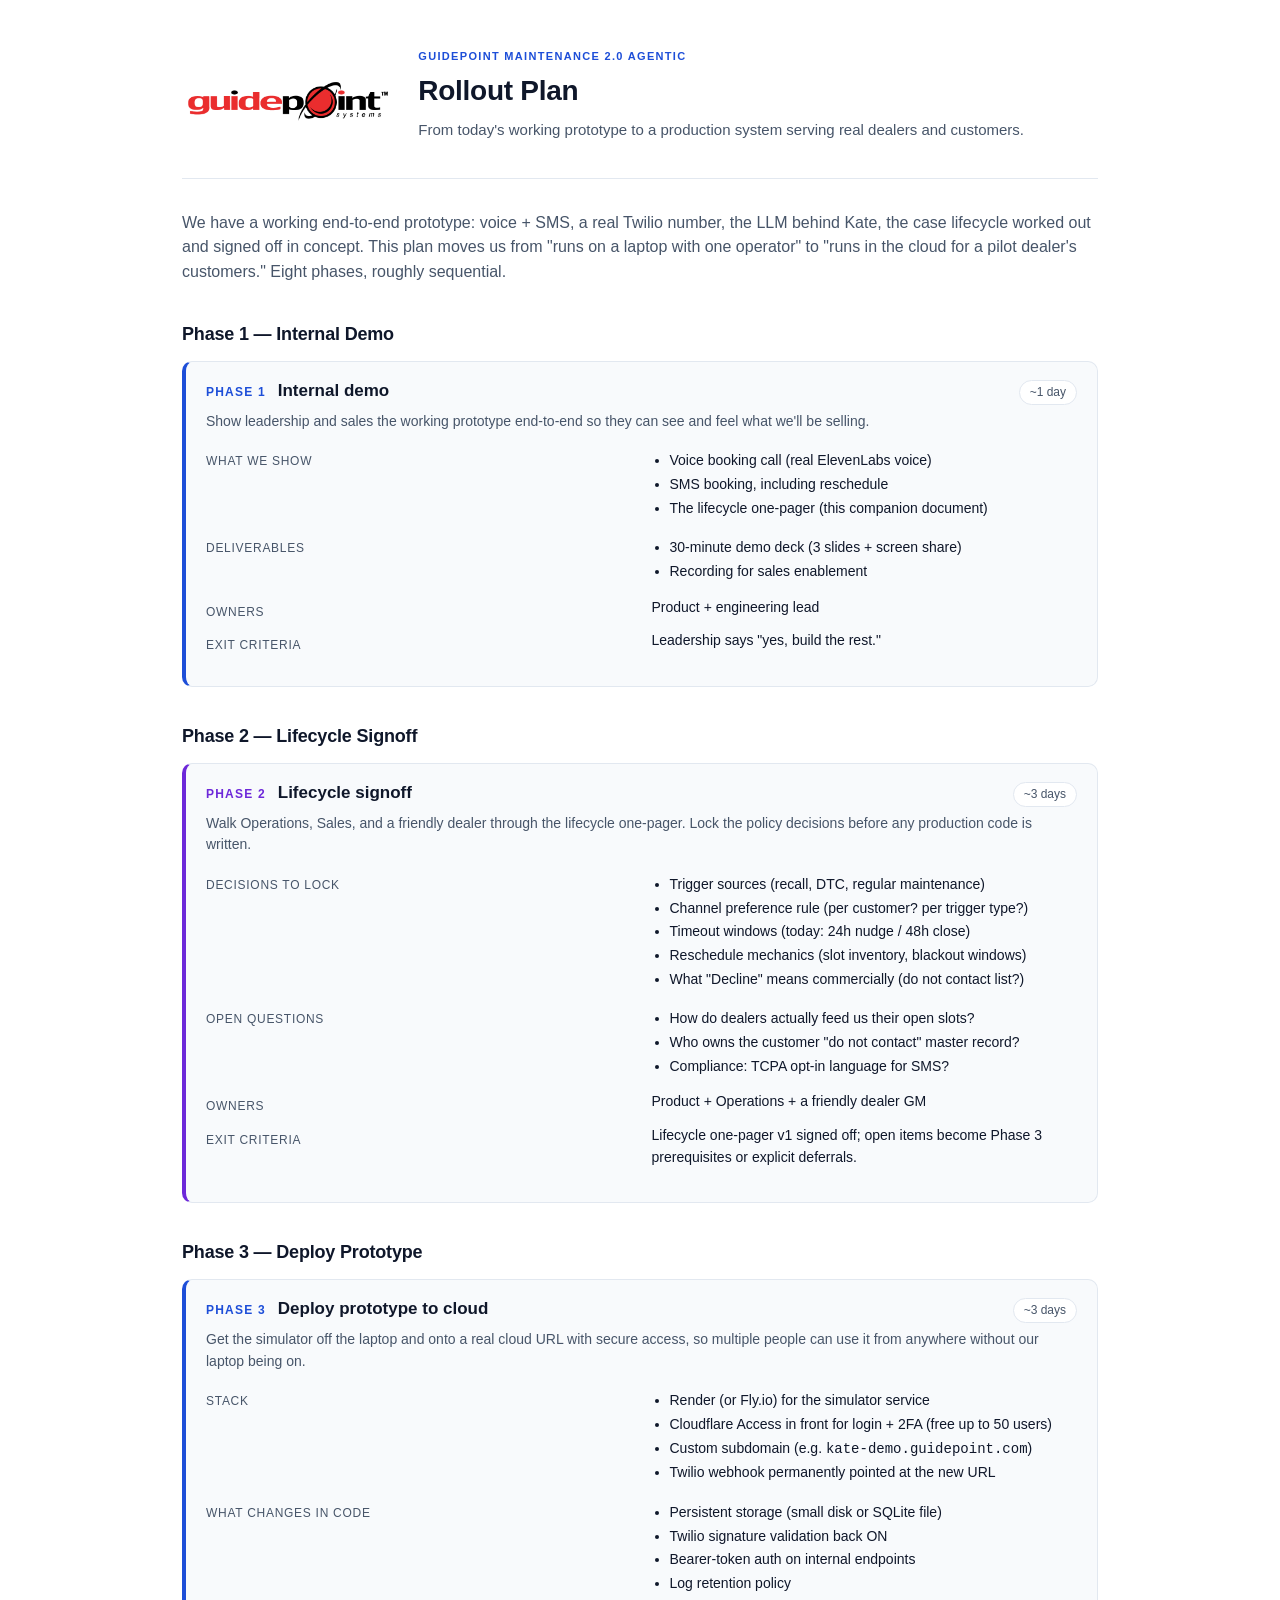
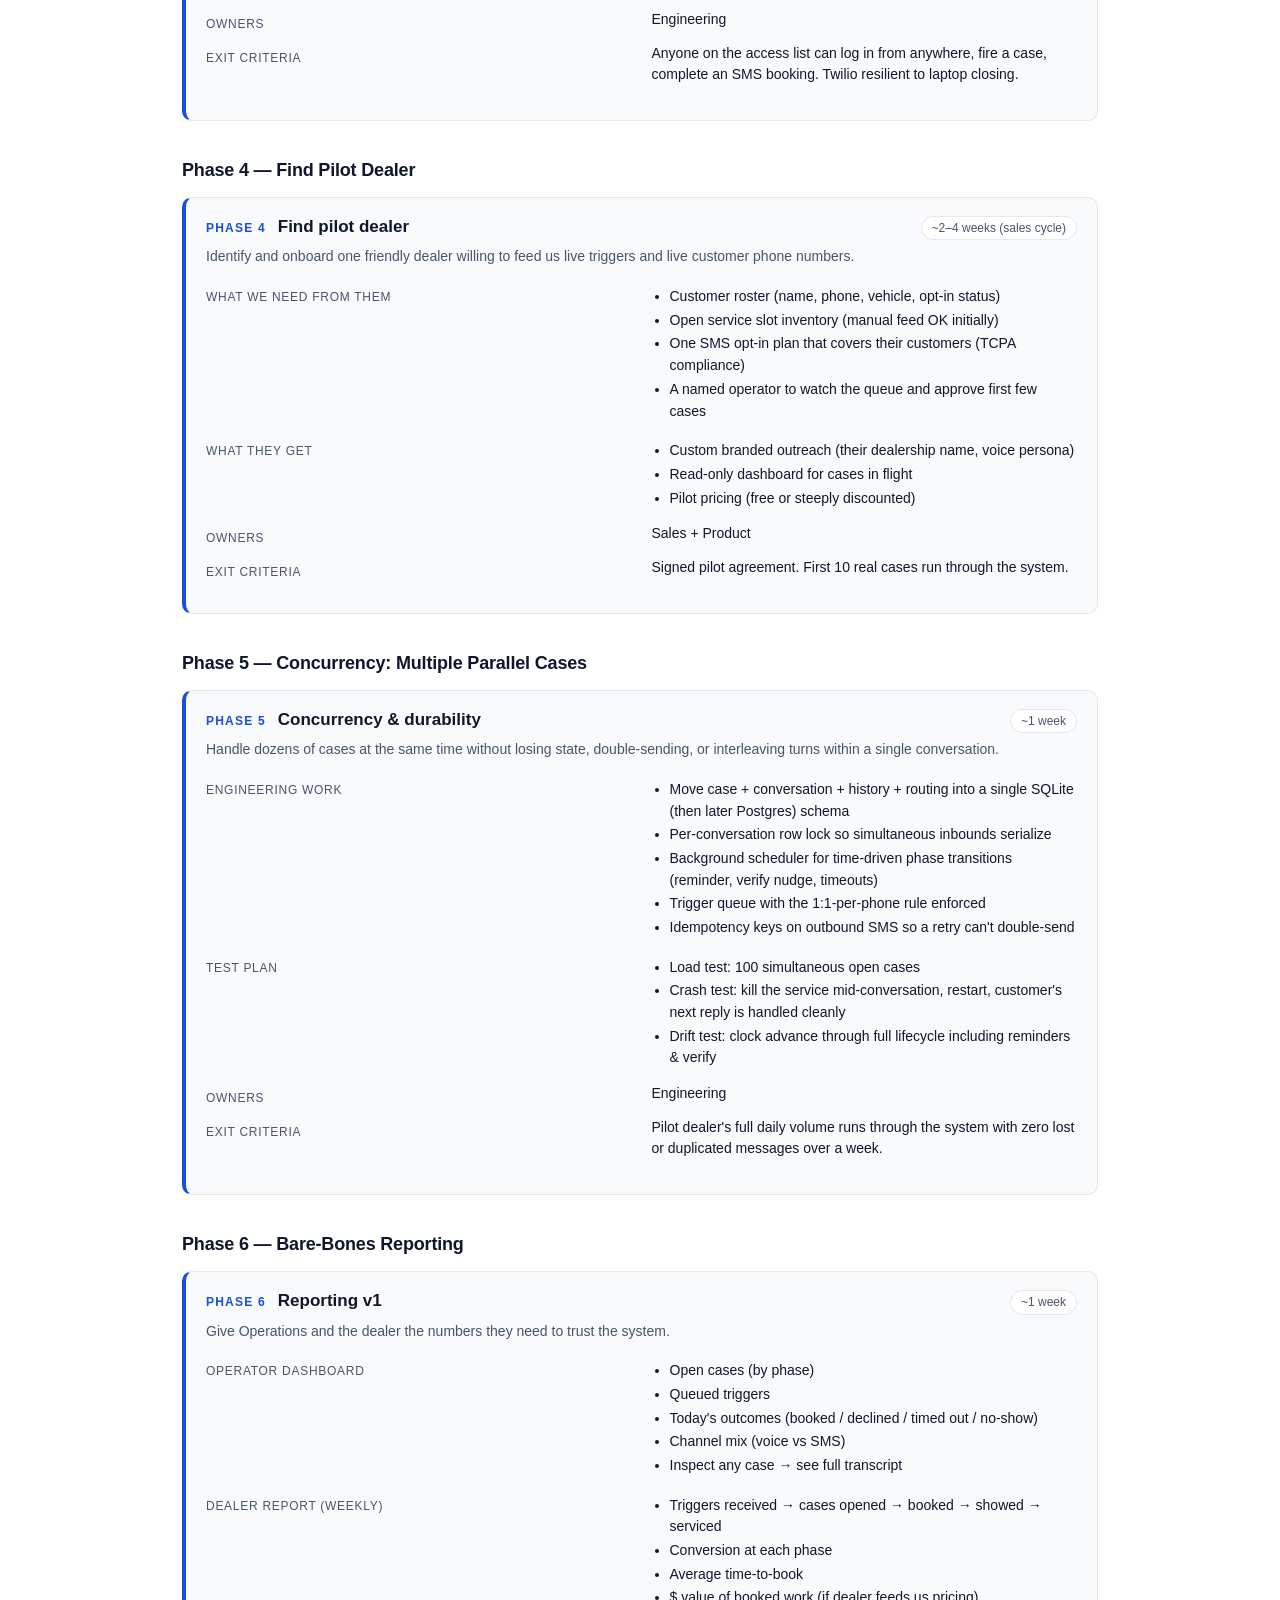
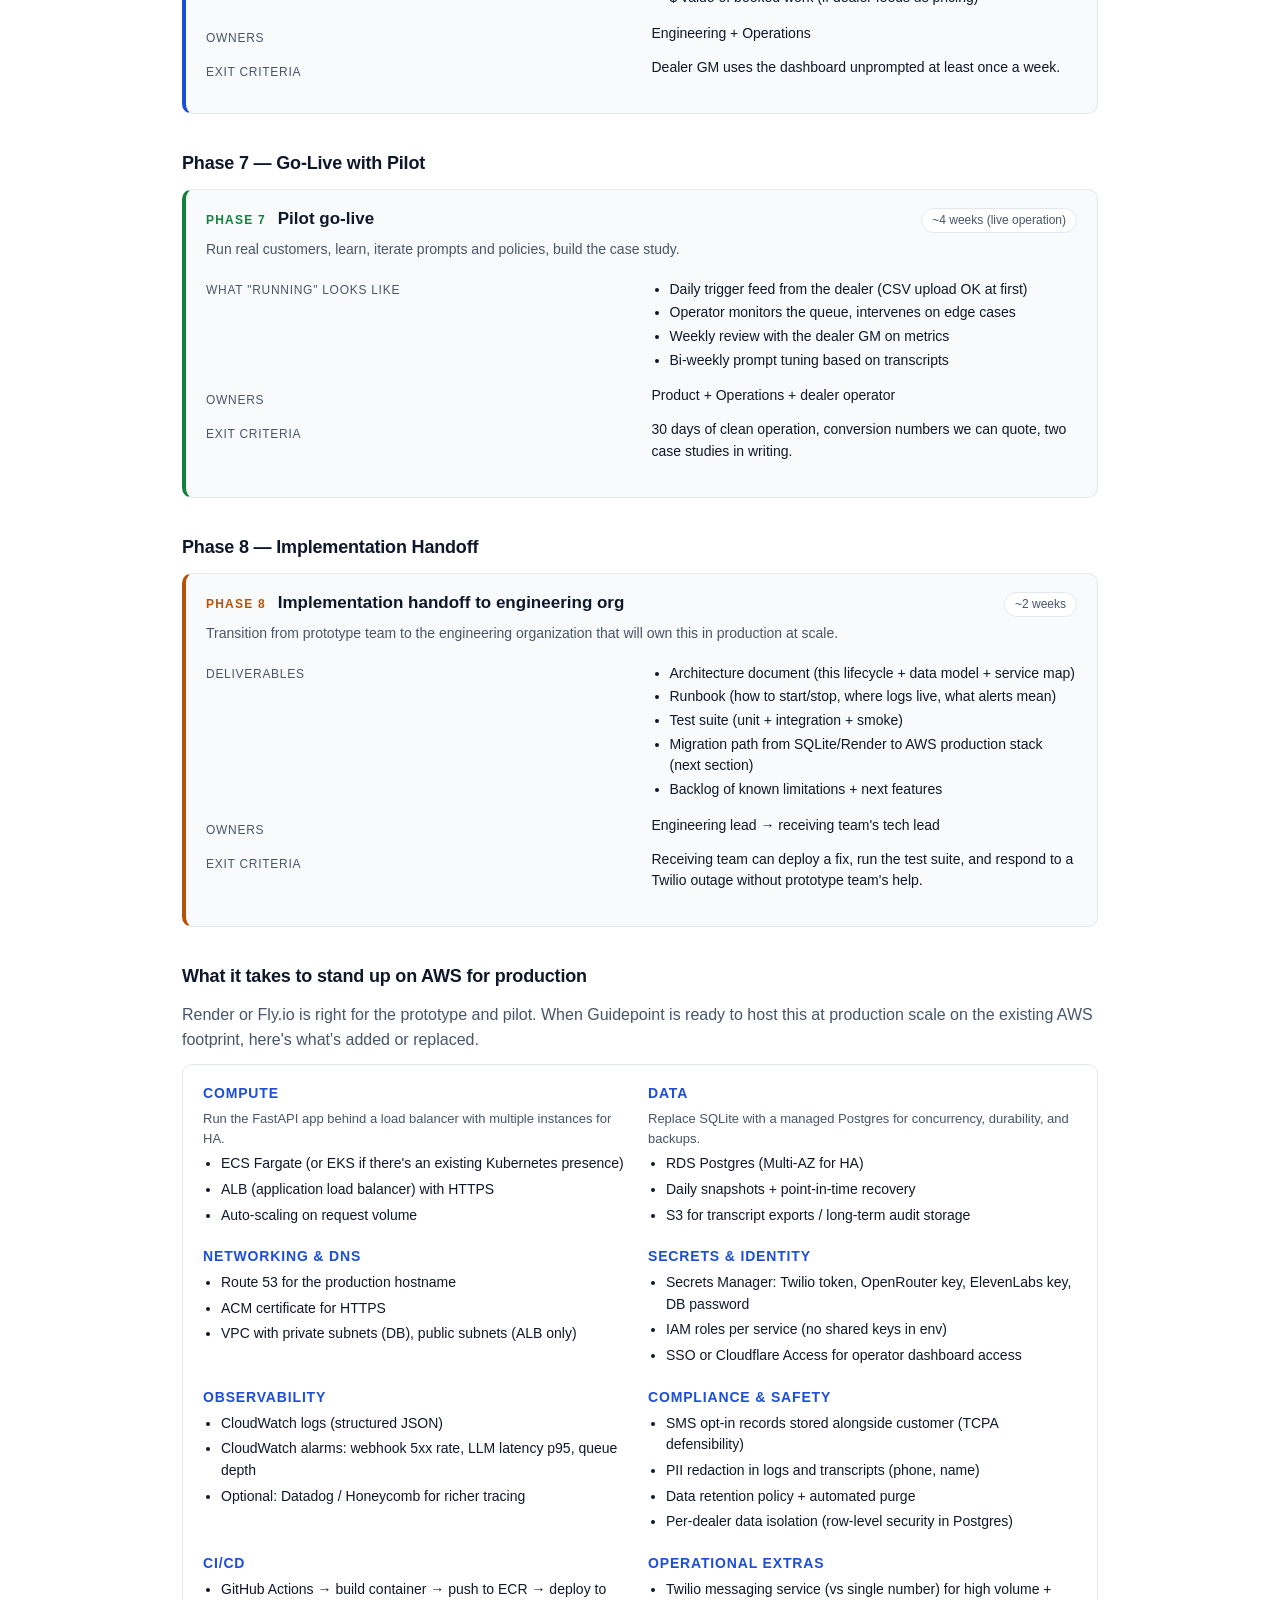
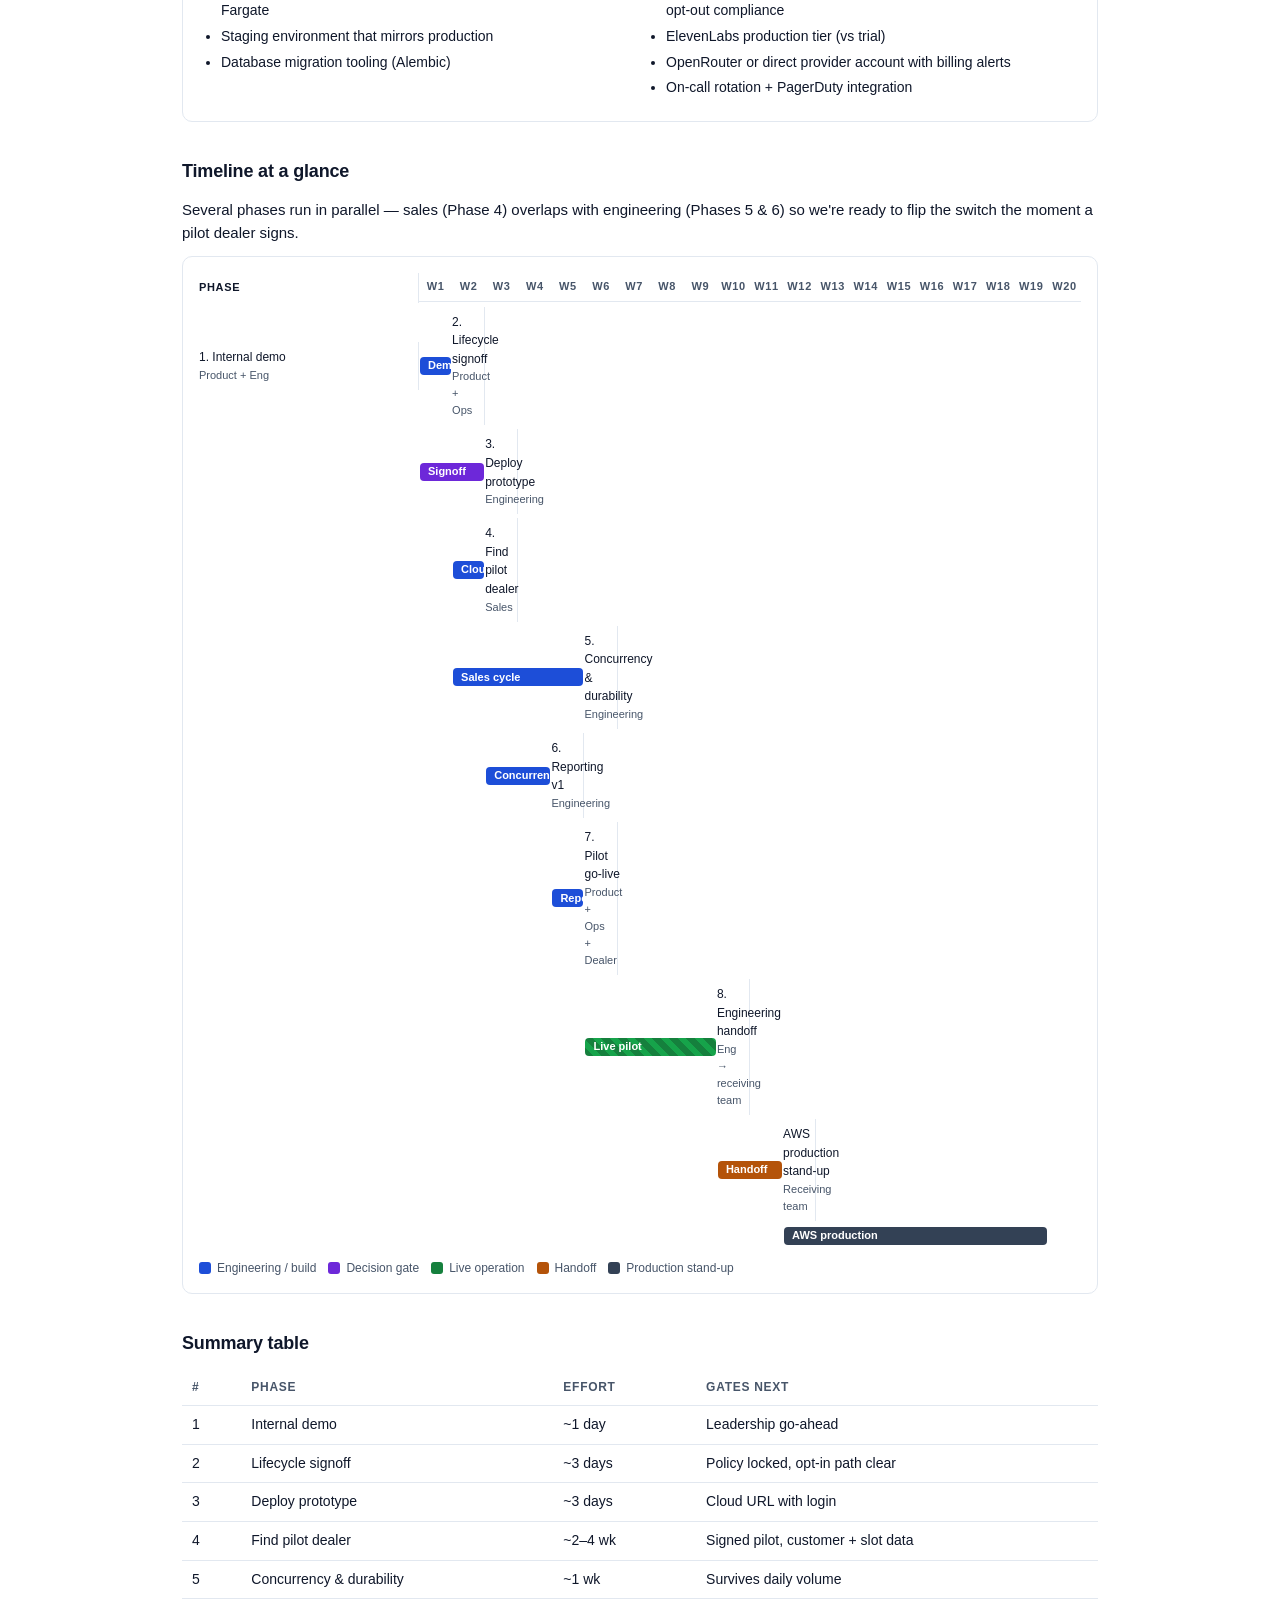
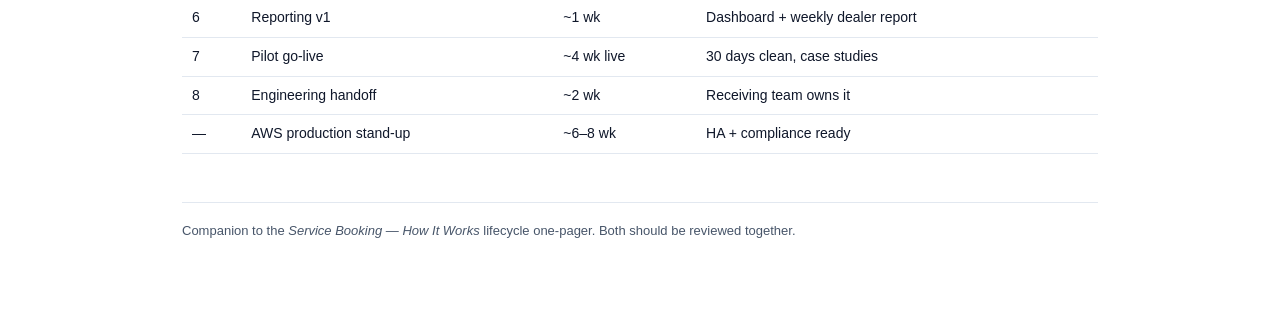
<file: docs/rollout-plan.html>
<!doctype html>
<html lang="en">
<head>
<meta charset="utf-8" />
<meta name="viewport" content="width=device-width, initial-scale=1" />
<title>Guidepoint Maintenance 2.0 — Rollout Plan</title>
<style>
  :root {
    --ink: #0f172a;
    --ink-soft: #475569;
    --line: #e2e8f0;
    --bg: #ffffff;
    --bg-soft: #f8fafc;
    --accent: #1d4ed8;
    --good: #15803d;
    --warn: #b45309;
    --maybe: #6d28d9;
  }
  * { box-sizing: border-box; }
  html, body {
    margin: 0;
    padding: 0;
    background: var(--bg);
    color: var(--ink);
    font: 15px/1.55 -apple-system, BlinkMacSystemFont, "Segoe UI", Helvetica, Arial, sans-serif;
  }
  main {
    max-width: 980px;
    margin: 0 auto;
    padding: 48px 32px 72px;
  }
  header {
    border-bottom: 1px solid var(--line);
    padding-bottom: 24px;
    margin-bottom: 32px;
    display: flex;
    align-items: center;
    gap: 20px;
  }
  .logo { flex: 0 0 auto; height: 56px; display: inline-flex; align-items: center; }
  .logo img { height: 100%; width: auto; display: block; }
  .header-text { flex: 1; }
  .eyebrow {
    font-size: 11px; font-weight: 700; letter-spacing: 0.12em;
    color: var(--accent); text-transform: uppercase; margin-bottom: 4px;
  }
  h1 { font-size: 28px; margin: 0 0 6px; letter-spacing: -0.01em; }
  .subtitle { color: var(--ink-soft); font-size: 15px; }

  h2 {
    font-size: 18px;
    margin: 36px 0 12px;
    letter-spacing: -0.01em;
  }
  p { margin: 0 0 12px; }
  ul { margin: 0 0 12px; padding-left: 22px; }
  li { margin-bottom: 4px; }

  .lede { font-size: 16px; color: var(--ink-soft); }

  /* phase cards */
  .phase {
    border: 1px solid var(--line);
    border-left: 4px solid var(--accent);
    border-radius: 10px;
    padding: 16px 20px;
    margin: 12px 0;
    background: var(--bg-soft);
  }
  .phase-head {
    display: flex;
    align-items: baseline;
    gap: 12px;
    margin-bottom: 6px;
  }
  .phase-num {
    flex: 0 0 auto;
    font-size: 12px;
    font-weight: 700;
    letter-spacing: 0.1em;
    color: var(--accent);
    text-transform: uppercase;
  }
  .phase-name {
    flex: 1;
    font-size: 17px;
    font-weight: 600;
  }
  .phase-effort {
    flex: 0 0 auto;
    font-size: 12px;
    color: var(--ink-soft);
    background: #fff;
    border: 1px solid var(--line);
    border-radius: 999px;
    padding: 2px 10px;
  }
  .phase-goal {
    font-size: 14px;
    color: var(--ink-soft);
    margin-bottom: 8px;
  }
  .phase-grid {
    display: grid;
    grid-template-columns: 1fr 1fr;
    gap: 8px 20px;
    font-size: 14px;
  }
  .phase-grid dt {
    color: var(--ink-soft);
    font-size: 12px;
    text-transform: uppercase;
    letter-spacing: 0.06em;
    margin-top: 6px;
  }
  .phase-grid dd {
    margin: 0 0 4px;
  }
  .phase-grid ul { margin: 4px 0 0; padding-left: 18px; }
  .phase-grid li { margin-bottom: 2px; }

  .phase.signoff { border-left-color: var(--maybe); }
  .phase.signoff .phase-num { color: var(--maybe); }
  .phase.go-live { border-left-color: var(--good); }
  .phase.go-live .phase-num { color: var(--good); }
  .phase.handoff { border-left-color: var(--warn); }
  .phase.handoff .phase-num { color: var(--warn); }

  /* AWS box */
  .aws-panel {
    border: 1px solid var(--line);
    border-radius: 10px;
    padding: 18px 20px;
    background: #fff;
    margin-top: 12px;
  }
  .aws-grid {
    display: grid;
    grid-template-columns: 1fr 1fr;
    gap: 16px;
  }
  .aws-cat h3 {
    margin: 0 0 4px;
    font-size: 14px;
    color: var(--accent);
    text-transform: uppercase;
    letter-spacing: 0.06em;
  }
  .aws-cat p {
    color: var(--ink-soft);
    font-size: 13px;
    margin: 0 0 4px;
  }
  .aws-cat ul {
    margin: 0;
    padding-left: 18px;
    font-size: 14px;
  }

  table {
    width: 100%;
    border-collapse: collapse;
    margin: 8px 0 0;
    font-size: 14px;
  }
  th, td {
    text-align: left;
    padding: 8px 10px;
    border-bottom: 1px solid var(--line);
    vertical-align: top;
  }
  th {
    color: var(--ink-soft);
    font-weight: 600;
    font-size: 12px;
    text-transform: uppercase;
    letter-spacing: 0.06em;
  }

  footer {
    margin-top: 48px;
    padding-top: 18px;
    border-top: 1px solid var(--line);
    color: var(--ink-soft);
    font-size: 13px;
  }

  /* Gantt chart */
  .gantt {
    border: 1px solid var(--line);
    border-radius: 10px;
    background: #fff;
    padding: 16px;
    margin-top: 8px;
    overflow-x: auto;
  }
  .gantt-grid {
    display: grid;
    grid-template-columns: 220px repeat(20, minmax(28px, 1fr));
    gap: 4px 0;
    align-items: center;
    min-width: 820px;
    font-size: 12px;
  }
  .gantt-header {
    display: contents;
    color: var(--ink-soft);
    font-size: 11px;
    text-transform: uppercase;
    letter-spacing: 0.06em;
  }
  .gantt-header .gantt-label { font-weight: 600; }
  .gantt-week {
    text-align: center;
    border-bottom: 1px solid var(--line);
    padding: 4px 0 6px;
    font-weight: 600;
  }
  .gantt-row {
    display: contents;
  }
  .gantt-label {
    padding: 6px 10px 6px 0;
    color: var(--ink);
    font-weight: 500;
    border-right: 1px solid var(--line);
  }
  .gantt-label small {
    display: block;
    color: var(--ink-soft);
    font-weight: 400;
    font-size: 11px;
  }
  .gantt-cell {
    height: 22px;
    border-right: 1px dashed #f1f5f9;
  }
  .gantt-bar {
    height: 18px;
    border-radius: 4px;
    background: var(--accent);
    margin: 2px 1px;
    color: #fff;
    font-size: 11px;
    font-weight: 600;
    padding: 0 8px;
    display: flex;
    align-items: center;
    white-space: nowrap;
    overflow: hidden;
  }
  .gantt-bar.signoff { background: var(--maybe); }
  .gantt-bar.go-live { background: var(--good); }
  .gantt-bar.handoff { background: var(--warn); }
  .gantt-bar.aws    { background: #334155; }
  .gantt-bar.live   {
    background: repeating-linear-gradient(
      45deg, var(--good), var(--good) 6px, #16a34a 6px, #16a34a 12px
    );
  }
  .gantt-legend {
    display: flex;
    flex-wrap: wrap;
    gap: 12px;
    margin-top: 12px;
    font-size: 12px;
    color: var(--ink-soft);
  }
  .gantt-legend span {
    display: inline-flex;
    align-items: center;
    gap: 6px;
  }
  .gantt-legend i {
    width: 12px;
    height: 12px;
    border-radius: 3px;
    display: inline-block;
  }

  @media (max-width: 720px) {
    .phase-grid, .aws-grid { grid-template-columns: 1fr; }
  }
</style>
</head>
<body>
<main>

<header>
  <div class="logo">
    <img src="logo.png" alt="Guidepoint Systems" />
  </div>
  <div class="header-text">
    <div class="eyebrow">Guidepoint Maintenance 2.0 Agentic</div>
    <h1>Rollout Plan</h1>
    <p class="subtitle">From today's working prototype to a production system serving real dealers and customers.</p>
  </div>
</header>

<p class="lede">
  We have a working end‑to‑end prototype: voice + SMS, a real Twilio number, the LLM behind Kate, the case
  lifecycle worked out and signed off in concept. This plan moves us from "runs on a laptop with one operator"
  to "runs in the cloud for a pilot dealer's customers." Eight phases, roughly sequential.
</p>

<h2>Phase 1 — Internal Demo</h2>
<div class="phase">
  <div class="phase-head">
    <div class="phase-num">Phase 1</div>
    <div class="phase-name">Internal demo</div>
    <div class="phase-effort">~1 day</div>
  </div>
  <div class="phase-goal">Show leadership and sales the working prototype end‑to‑end so they can see and feel what we'll be selling.</div>
  <dl class="phase-grid">
    <dt>What we show</dt>
    <dd>
      <ul>
        <li>Voice booking call (real ElevenLabs voice)</li>
        <li>SMS booking, including reschedule</li>
        <li>The lifecycle one‑pager (this companion document)</li>
      </ul>
    </dd>
    <dt>Deliverables</dt>
    <dd>
      <ul>
        <li>30‑minute demo deck (3 slides + screen share)</li>
        <li>Recording for sales enablement</li>
      </ul>
    </dd>
    <dt>Owners</dt>
    <dd>Product + engineering lead</dd>
    <dt>Exit criteria</dt>
    <dd>Leadership says "yes, build the rest."</dd>
  </dl>
</div>

<h2>Phase 2 — Lifecycle Signoff</h2>
<div class="phase signoff">
  <div class="phase-head">
    <div class="phase-num">Phase 2</div>
    <div class="phase-name">Lifecycle signoff</div>
    <div class="phase-effort">~3 days</div>
  </div>
  <div class="phase-goal">Walk Operations, Sales, and a friendly dealer through the lifecycle one‑pager. Lock the policy decisions before any production code is written.</div>
  <dl class="phase-grid">
    <dt>Decisions to lock</dt>
    <dd>
      <ul>
        <li>Trigger sources (recall, DTC, regular maintenance)</li>
        <li>Channel preference rule (per customer? per trigger type?)</li>
        <li>Timeout windows (today: 24h nudge / 48h close)</li>
        <li>Reschedule mechanics (slot inventory, blackout windows)</li>
        <li>What "Decline" means commercially (do not contact list?)</li>
      </ul>
    </dd>
    <dt>Open questions</dt>
    <dd>
      <ul>
        <li>How do dealers actually feed us their open slots?</li>
        <li>Who owns the customer "do not contact" master record?</li>
        <li>Compliance: TCPA opt‑in language for SMS?</li>
      </ul>
    </dd>
    <dt>Owners</dt>
    <dd>Product + Operations + a friendly dealer GM</dd>
    <dt>Exit criteria</dt>
    <dd>Lifecycle one‑pager v1 signed off; open items become Phase 3 prerequisites or explicit deferrals.</dd>
  </dl>
</div>

<h2>Phase 3 — Deploy Prototype</h2>
<div class="phase">
  <div class="phase-head">
    <div class="phase-num">Phase 3</div>
    <div class="phase-name">Deploy prototype to cloud</div>
    <div class="phase-effort">~3 days</div>
  </div>
  <div class="phase-goal">Get the simulator off the laptop and onto a real cloud URL with secure access, so multiple people can use it from anywhere without our laptop being on.</div>
  <dl class="phase-grid">
    <dt>Stack</dt>
    <dd>
      <ul>
        <li>Render (or Fly.io) for the simulator service</li>
        <li>Cloudflare Access in front for login + 2FA (free up to 50 users)</li>
        <li>Custom subdomain (e.g. <code>kate‑demo.guidepoint.com</code>)</li>
        <li>Twilio webhook permanently pointed at the new URL</li>
      </ul>
    </dd>
    <dt>What changes in code</dt>
    <dd>
      <ul>
        <li>Persistent storage (small disk or SQLite file)</li>
        <li>Twilio signature validation back ON</li>
        <li>Bearer‑token auth on internal endpoints</li>
        <li>Log retention policy</li>
      </ul>
    </dd>
    <dt>Owners</dt>
    <dd>Engineering</dd>
    <dt>Exit criteria</dt>
    <dd>Anyone on the access list can log in from anywhere, fire a case, complete an SMS booking. Twilio resilient to laptop closing.</dd>
  </dl>
</div>

<h2>Phase 4 — Find Pilot Dealer</h2>
<div class="phase">
  <div class="phase-head">
    <div class="phase-num">Phase 4</div>
    <div class="phase-name">Find pilot dealer</div>
    <div class="phase-effort">~2–4 weeks (sales cycle)</div>
  </div>
  <div class="phase-goal">Identify and onboard one friendly dealer willing to feed us live triggers and live customer phone numbers.</div>
  <dl class="phase-grid">
    <dt>What we need from them</dt>
    <dd>
      <ul>
        <li>Customer roster (name, phone, vehicle, opt‑in status)</li>
        <li>Open service slot inventory (manual feed OK initially)</li>
        <li>One SMS opt‑in plan that covers their customers (TCPA compliance)</li>
        <li>A named operator to watch the queue and approve first few cases</li>
      </ul>
    </dd>
    <dt>What they get</dt>
    <dd>
      <ul>
        <li>Custom branded outreach (their dealership name, voice persona)</li>
        <li>Read‑only dashboard for cases in flight</li>
        <li>Pilot pricing (free or steeply discounted)</li>
      </ul>
    </dd>
    <dt>Owners</dt>
    <dd>Sales + Product</dd>
    <dt>Exit criteria</dt>
    <dd>Signed pilot agreement. First 10 real cases run through the system.</dd>
  </dl>
</div>

<h2>Phase 5 — Concurrency: Multiple Parallel Cases</h2>
<div class="phase">
  <div class="phase-head">
    <div class="phase-num">Phase 5</div>
    <div class="phase-name">Concurrency &amp; durability</div>
    <div class="phase-effort">~1 week</div>
  </div>
  <div class="phase-goal">Handle dozens of cases at the same time without losing state, double‑sending, or interleaving turns within a single conversation.</div>
  <dl class="phase-grid">
    <dt>Engineering work</dt>
    <dd>
      <ul>
        <li>Move case + conversation + history + routing into a single SQLite (then later Postgres) schema</li>
        <li>Per‑conversation row lock so simultaneous inbounds serialize</li>
        <li>Background scheduler for time‑driven phase transitions (reminder, verify nudge, timeouts)</li>
        <li>Trigger queue with the 1:1‑per‑phone rule enforced</li>
        <li>Idempotency keys on outbound SMS so a retry can't double‑send</li>
      </ul>
    </dd>
    <dt>Test plan</dt>
    <dd>
      <ul>
        <li>Load test: 100 simultaneous open cases</li>
        <li>Crash test: kill the service mid‑conversation, restart, customer's next reply is handled cleanly</li>
        <li>Drift test: clock advance through full lifecycle including reminders &amp; verify</li>
      </ul>
    </dd>
    <dt>Owners</dt>
    <dd>Engineering</dd>
    <dt>Exit criteria</dt>
    <dd>Pilot dealer's full daily volume runs through the system with zero lost or duplicated messages over a week.</dd>
  </dl>
</div>

<h2>Phase 6 — Bare‑Bones Reporting</h2>
<div class="phase">
  <div class="phase-head">
    <div class="phase-num">Phase 6</div>
    <div class="phase-name">Reporting v1</div>
    <div class="phase-effort">~1 week</div>
  </div>
  <div class="phase-goal">Give Operations and the dealer the numbers they need to trust the system.</div>
  <dl class="phase-grid">
    <dt>Operator dashboard</dt>
    <dd>
      <ul>
        <li>Open cases (by phase)</li>
        <li>Queued triggers</li>
        <li>Today's outcomes (booked / declined / timed out / no‑show)</li>
        <li>Channel mix (voice vs SMS)</li>
        <li>Inspect any case → see full transcript</li>
      </ul>
    </dd>
    <dt>Dealer report (weekly)</dt>
    <dd>
      <ul>
        <li>Triggers received → cases opened → booked → showed → serviced</li>
        <li>Conversion at each phase</li>
        <li>Average time‑to‑book</li>
        <li>$ value of booked work (if dealer feeds us pricing)</li>
      </ul>
    </dd>
    <dt>Owners</dt>
    <dd>Engineering + Operations</dd>
    <dt>Exit criteria</dt>
    <dd>Dealer GM uses the dashboard unprompted at least once a week.</dd>
  </dl>
</div>

<h2>Phase 7 — Go‑Live with Pilot</h2>
<div class="phase go-live">
  <div class="phase-head">
    <div class="phase-num">Phase 7</div>
    <div class="phase-name">Pilot go‑live</div>
    <div class="phase-effort">~4 weeks (live operation)</div>
  </div>
  <div class="phase-goal">Run real customers, learn, iterate prompts and policies, build the case study.</div>
  <dl class="phase-grid">
    <dt>What "running" looks like</dt>
    <dd>
      <ul>
        <li>Daily trigger feed from the dealer (CSV upload OK at first)</li>
        <li>Operator monitors the queue, intervenes on edge cases</li>
        <li>Weekly review with the dealer GM on metrics</li>
        <li>Bi‑weekly prompt tuning based on transcripts</li>
      </ul>
    </dd>
    <dt>Owners</dt>
    <dd>Product + Operations + dealer operator</dd>
    <dt>Exit criteria</dt>
    <dd>30 days of clean operation, conversion numbers we can quote, two case studies in writing.</dd>
  </dl>
</div>

<h2>Phase 8 — Implementation Handoff</h2>
<div class="phase handoff">
  <div class="phase-head">
    <div class="phase-num">Phase 8</div>
    <div class="phase-name">Implementation handoff to engineering org</div>
    <div class="phase-effort">~2 weeks</div>
  </div>
  <div class="phase-goal">Transition from prototype team to the engineering organization that will own this in production at scale.</div>
  <dl class="phase-grid">
    <dt>Deliverables</dt>
    <dd>
      <ul>
        <li>Architecture document (this lifecycle + data model + service map)</li>
        <li>Runbook (how to start/stop, where logs live, what alerts mean)</li>
        <li>Test suite (unit + integration + smoke)</li>
        <li>Migration path from SQLite/Render to AWS production stack (next section)</li>
        <li>Backlog of known limitations + next features</li>
      </ul>
    </dd>
    <dt>Owners</dt>
    <dd>Engineering lead → receiving team's tech lead</dd>
    <dt>Exit criteria</dt>
    <dd>Receiving team can deploy a fix, run the test suite, and respond to a Twilio outage without prototype team's help.</dd>
  </dl>
</div>

<h2>What it takes to stand up on AWS for production</h2>
<p class="lede">
  Render or Fly.io is right for the prototype and pilot. When Guidepoint is ready to host this at production
  scale on the existing AWS footprint, here's what's added or replaced.
</p>

<div class="aws-panel">
  <div class="aws-grid">
    <div class="aws-cat">
      <h3>Compute</h3>
      <p>Run the FastAPI app behind a load balancer with multiple instances for HA.</p>
      <ul>
        <li>ECS Fargate (or EKS if there's an existing Kubernetes presence)</li>
        <li>ALB (application load balancer) with HTTPS</li>
        <li>Auto‑scaling on request volume</li>
      </ul>
    </div>
    <div class="aws-cat">
      <h3>Data</h3>
      <p>Replace SQLite with a managed Postgres for concurrency, durability, and backups.</p>
      <ul>
        <li>RDS Postgres (Multi‑AZ for HA)</li>
        <li>Daily snapshots + point‑in‑time recovery</li>
        <li>S3 for transcript exports / long‑term audit storage</li>
      </ul>
    </div>
    <div class="aws-cat">
      <h3>Networking &amp; DNS</h3>
      <ul>
        <li>Route 53 for the production hostname</li>
        <li>ACM certificate for HTTPS</li>
        <li>VPC with private subnets (DB), public subnets (ALB only)</li>
      </ul>
    </div>
    <div class="aws-cat">
      <h3>Secrets &amp; identity</h3>
      <ul>
        <li>Secrets Manager: Twilio token, OpenRouter key, ElevenLabs key, DB password</li>
        <li>IAM roles per service (no shared keys in env)</li>
        <li>SSO or Cloudflare Access for operator dashboard access</li>
      </ul>
    </div>
    <div class="aws-cat">
      <h3>Observability</h3>
      <ul>
        <li>CloudWatch logs (structured JSON)</li>
        <li>CloudWatch alarms: webhook 5xx rate, LLM latency p95, queue depth</li>
        <li>Optional: Datadog / Honeycomb for richer tracing</li>
      </ul>
    </div>
    <div class="aws-cat">
      <h3>Compliance &amp; safety</h3>
      <ul>
        <li>SMS opt‑in records stored alongside customer (TCPA defensibility)</li>
        <li>PII redaction in logs and transcripts (phone, name)</li>
        <li>Data retention policy + automated purge</li>
        <li>Per‑dealer data isolation (row‑level security in Postgres)</li>
      </ul>
    </div>
    <div class="aws-cat">
      <h3>CI/CD</h3>
      <ul>
        <li>GitHub Actions → build container → push to ECR → deploy to Fargate</li>
        <li>Staging environment that mirrors production</li>
        <li>Database migration tooling (Alembic)</li>
      </ul>
    </div>
    <div class="aws-cat">
      <h3>Operational extras</h3>
      <ul>
        <li>Twilio messaging service (vs single number) for high volume + opt‑out compliance</li>
        <li>ElevenLabs production tier (vs trial)</li>
        <li>OpenRouter or direct provider account with billing alerts</li>
        <li>On‑call rotation + PagerDuty integration</li>
      </ul>
    </div>
  </div>
</div>

<h2>Timeline at a glance</h2>
<p>Several phases run in parallel — sales (Phase 4) overlaps with engineering (Phases 5 &amp; 6) so we're ready to flip the switch the moment a pilot dealer signs.</p>

<div class="gantt">
  <div class="gantt-grid">
    <div class="gantt-header">
      <div class="gantt-label">Phase</div>
      <div class="gantt-week">W1</div>
      <div class="gantt-week">W2</div>
      <div class="gantt-week">W3</div>
      <div class="gantt-week">W4</div>
      <div class="gantt-week">W5</div>
      <div class="gantt-week">W6</div>
      <div class="gantt-week">W7</div>
      <div class="gantt-week">W8</div>
      <div class="gantt-week">W9</div>
      <div class="gantt-week">W10</div>
      <div class="gantt-week">W11</div>
      <div class="gantt-week">W12</div>
      <div class="gantt-week">W13</div>
      <div class="gantt-week">W14</div>
      <div class="gantt-week">W15</div>
      <div class="gantt-week">W16</div>
      <div class="gantt-week">W17</div>
      <div class="gantt-week">W18</div>
      <div class="gantt-week">W19</div>
      <div class="gantt-week">W20</div>
    </div>

    <div class="gantt-row">
      <div class="gantt-label">1. Internal demo<small>Product + Eng</small></div>
      <div class="gantt-bar" style="grid-column: 2 / 3;">Demo</div>
    </div>
    <div class="gantt-row">
      <div class="gantt-label">2. Lifecycle signoff<small>Product + Ops</small></div>
      <div class="gantt-bar signoff" style="grid-column: 2 / 4;">Signoff</div>
    </div>
    <div class="gantt-row">
      <div class="gantt-label">3. Deploy prototype<small>Engineering</small></div>
      <div class="gantt-bar" style="grid-column: 3 / 4;">Cloud</div>
    </div>
    <div class="gantt-row">
      <div class="gantt-label">4. Find pilot dealer<small>Sales</small></div>
      <div class="gantt-bar" style="grid-column: 3 / 7;">Sales cycle</div>
    </div>
    <div class="gantt-row">
      <div class="gantt-label">5. Concurrency &amp; durability<small>Engineering</small></div>
      <div class="gantt-bar" style="grid-column: 4 / 6;">Concurrency</div>
    </div>
    <div class="gantt-row">
      <div class="gantt-label">6. Reporting v1<small>Engineering</small></div>
      <div class="gantt-bar" style="grid-column: 6 / 7;">Reporting</div>
    </div>
    <div class="gantt-row">
      <div class="gantt-label">7. Pilot go‑live<small>Product + Ops + Dealer</small></div>
      <div class="gantt-bar live" style="grid-column: 7 / 11;">Live pilot</div>
    </div>
    <div class="gantt-row">
      <div class="gantt-label">8. Engineering handoff<small>Eng → receiving team</small></div>
      <div class="gantt-bar handoff" style="grid-column: 11 / 13;">Handoff</div>
    </div>
    <div class="gantt-row">
      <div class="gantt-label">AWS production stand‑up<small>Receiving team</small></div>
      <div class="gantt-bar aws" style="grid-column: 13 / 21;">AWS production</div>
    </div>
  </div>

  <div class="gantt-legend">
    <span><i style="background: var(--accent);"></i> Engineering / build</span>
    <span><i style="background: var(--maybe);"></i> Decision gate</span>
    <span><i style="background: var(--good);"></i> Live operation</span>
    <span><i style="background: var(--warn);"></i> Handoff</span>
    <span><i style="background: #334155;"></i> Production stand‑up</span>
  </div>
</div>

<h2>Summary table</h2>
<table>
  <thead>
    <tr><th>#</th><th>Phase</th><th>Effort</th><th>Gates next</th></tr>
  </thead>
  <tbody>
    <tr><td>1</td><td>Internal demo</td><td>~1 day</td><td>Leadership go‑ahead</td></tr>
    <tr><td>2</td><td>Lifecycle signoff</td><td>~3 days</td><td>Policy locked, opt‑in path clear</td></tr>
    <tr><td>3</td><td>Deploy prototype</td><td>~3 days</td><td>Cloud URL with login</td></tr>
    <tr><td>4</td><td>Find pilot dealer</td><td>~2–4 wk</td><td>Signed pilot, customer + slot data</td></tr>
    <tr><td>5</td><td>Concurrency &amp; durability</td><td>~1 wk</td><td>Survives daily volume</td></tr>
    <tr><td>6</td><td>Reporting v1</td><td>~1 wk</td><td>Dashboard + weekly dealer report</td></tr>
    <tr><td>7</td><td>Pilot go‑live</td><td>~4 wk live</td><td>30 days clean, case studies</td></tr>
    <tr><td>8</td><td>Engineering handoff</td><td>~2 wk</td><td>Receiving team owns it</td></tr>
    <tr><td>—</td><td>AWS production stand‑up</td><td>~6–8 wk</td><td>HA + compliance ready</td></tr>
  </tbody>
</table>

<footer>
  Companion to the <em>Service Booking — How It Works</em> lifecycle one‑pager. Both should be reviewed together.
</footer>

</main>
</body>
</html>
</file>
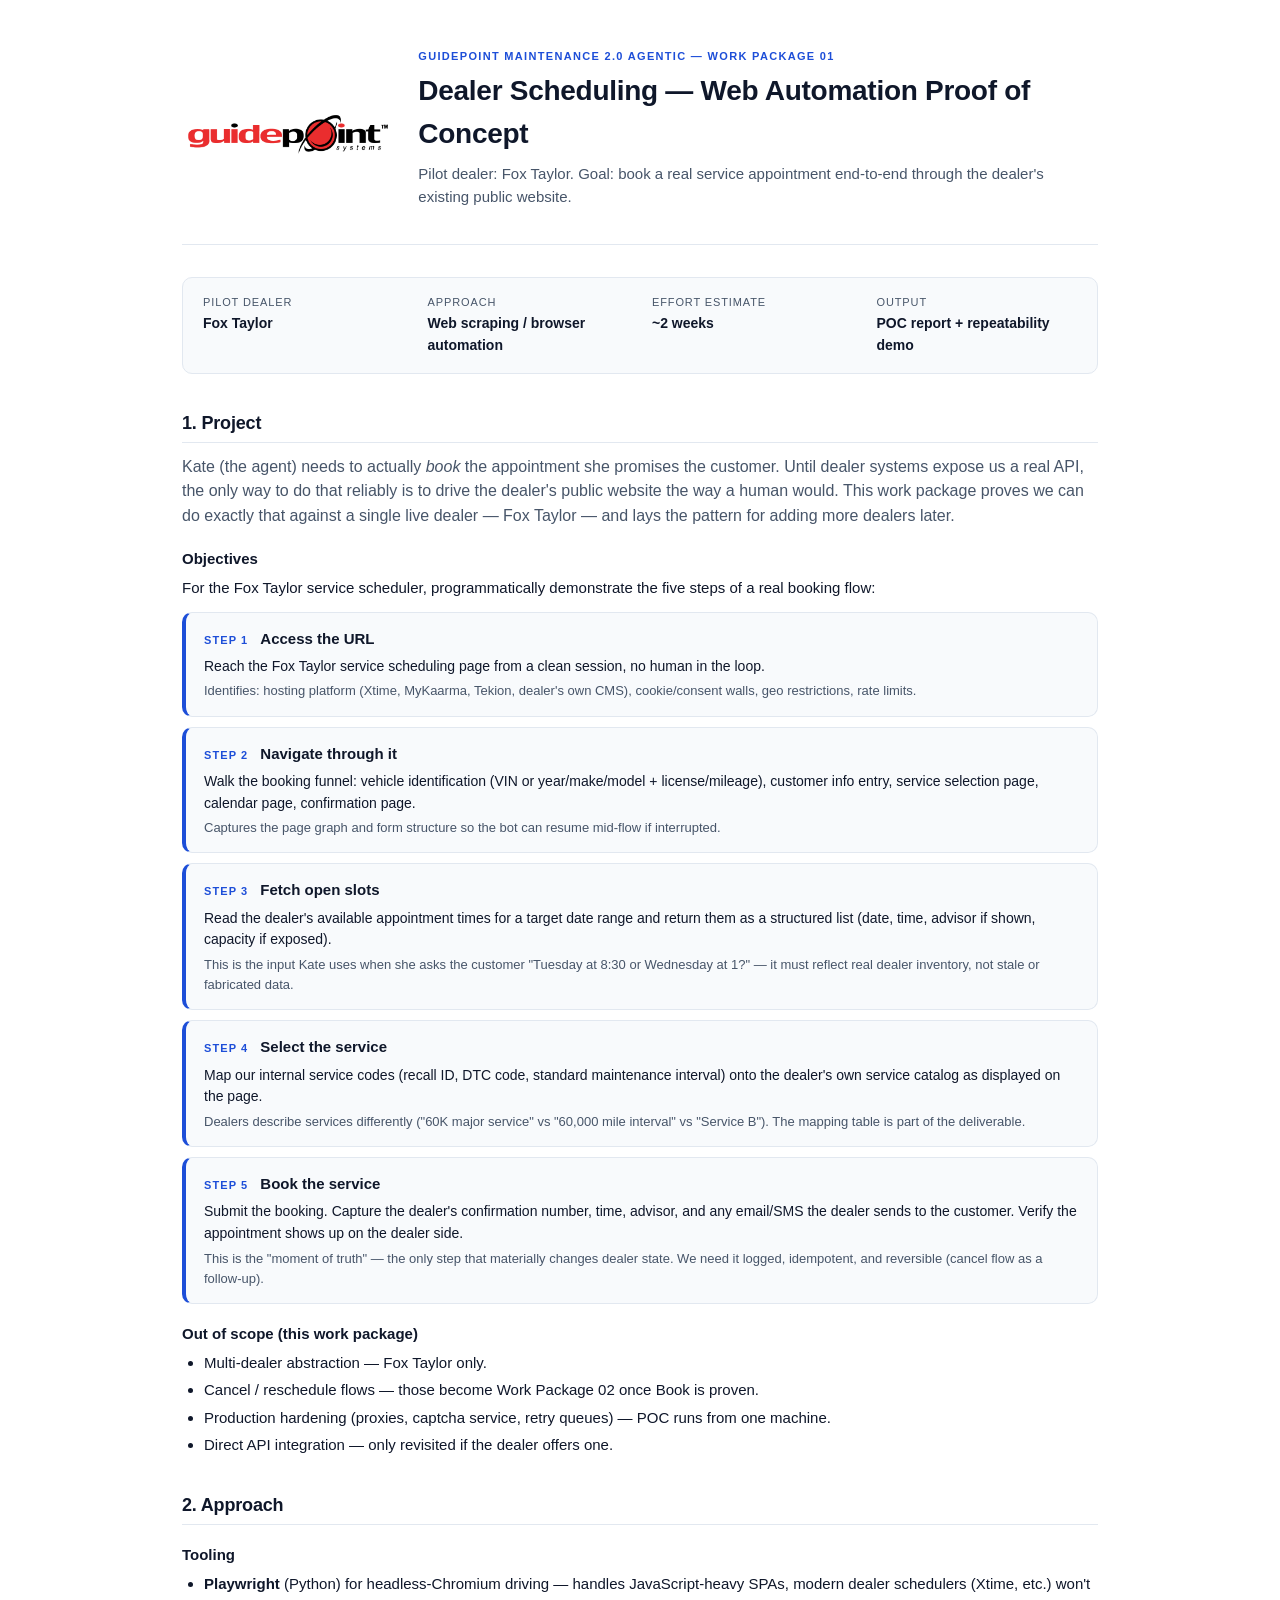
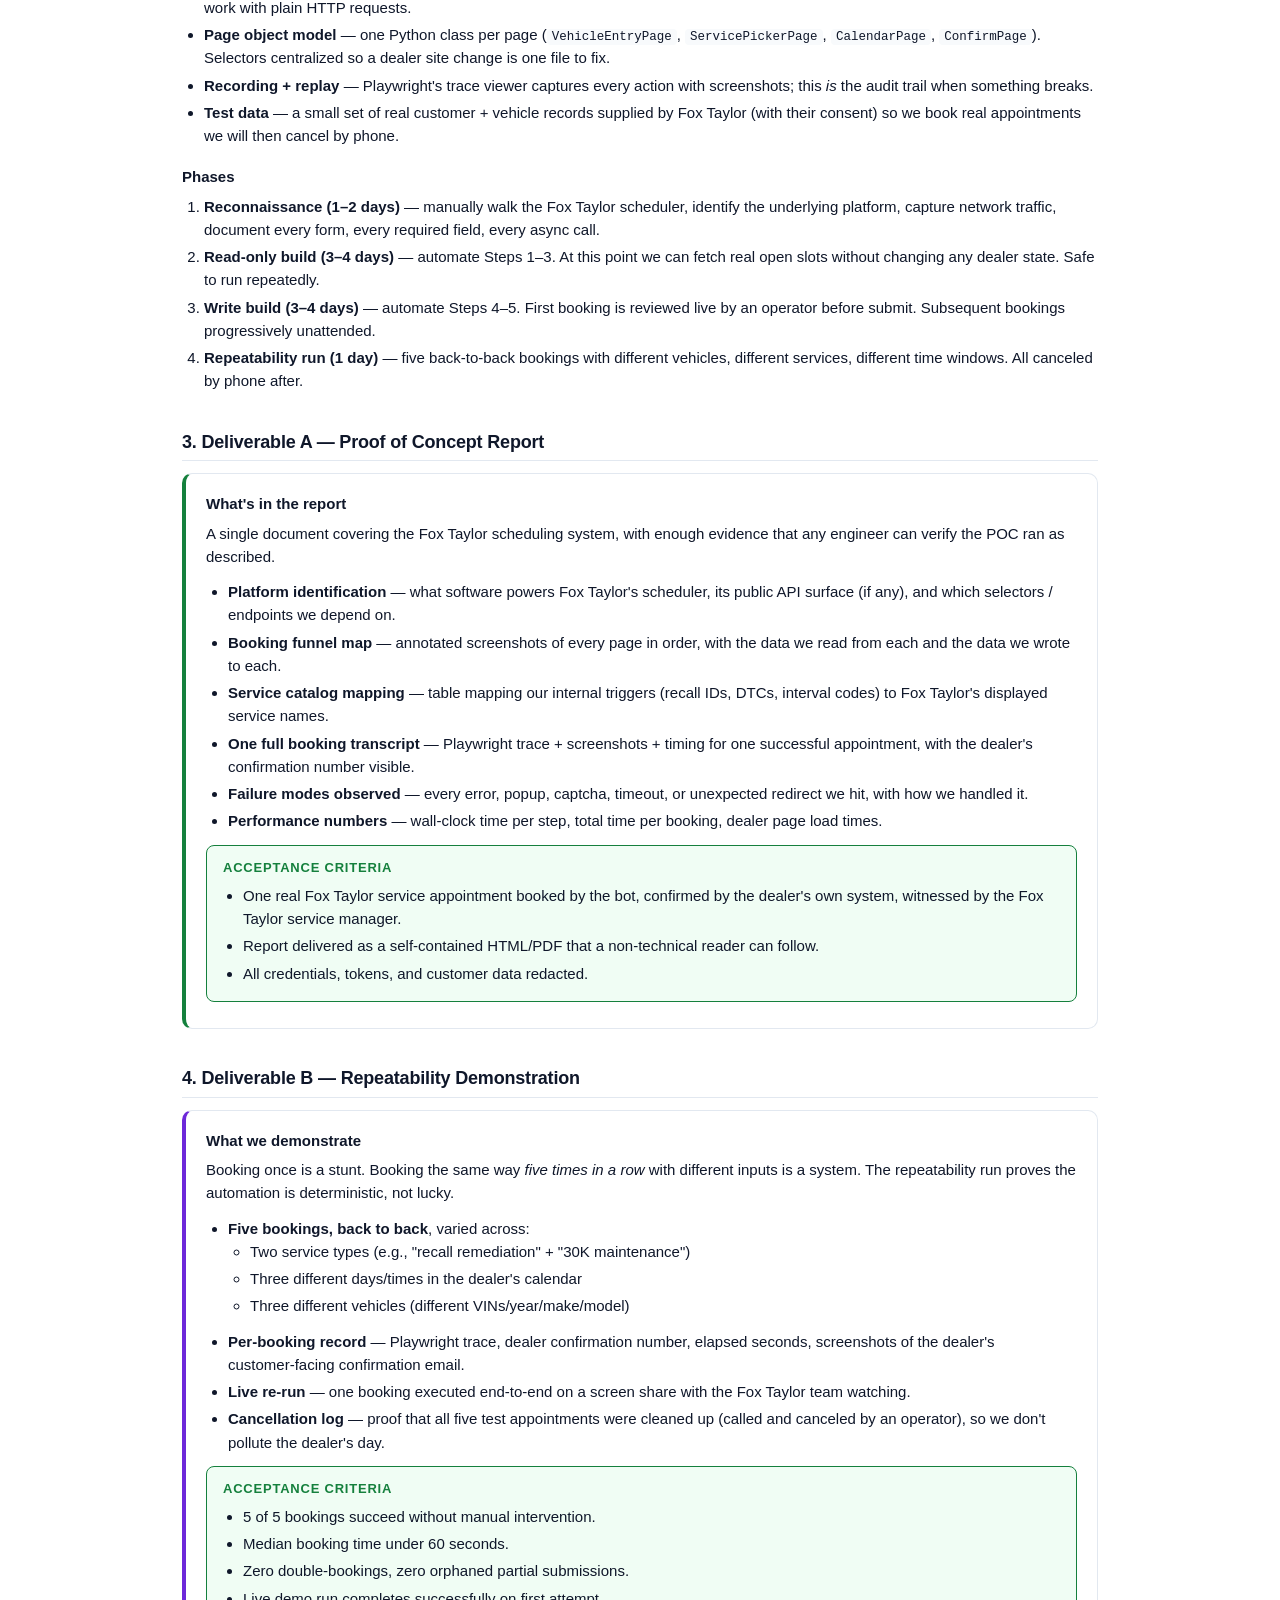
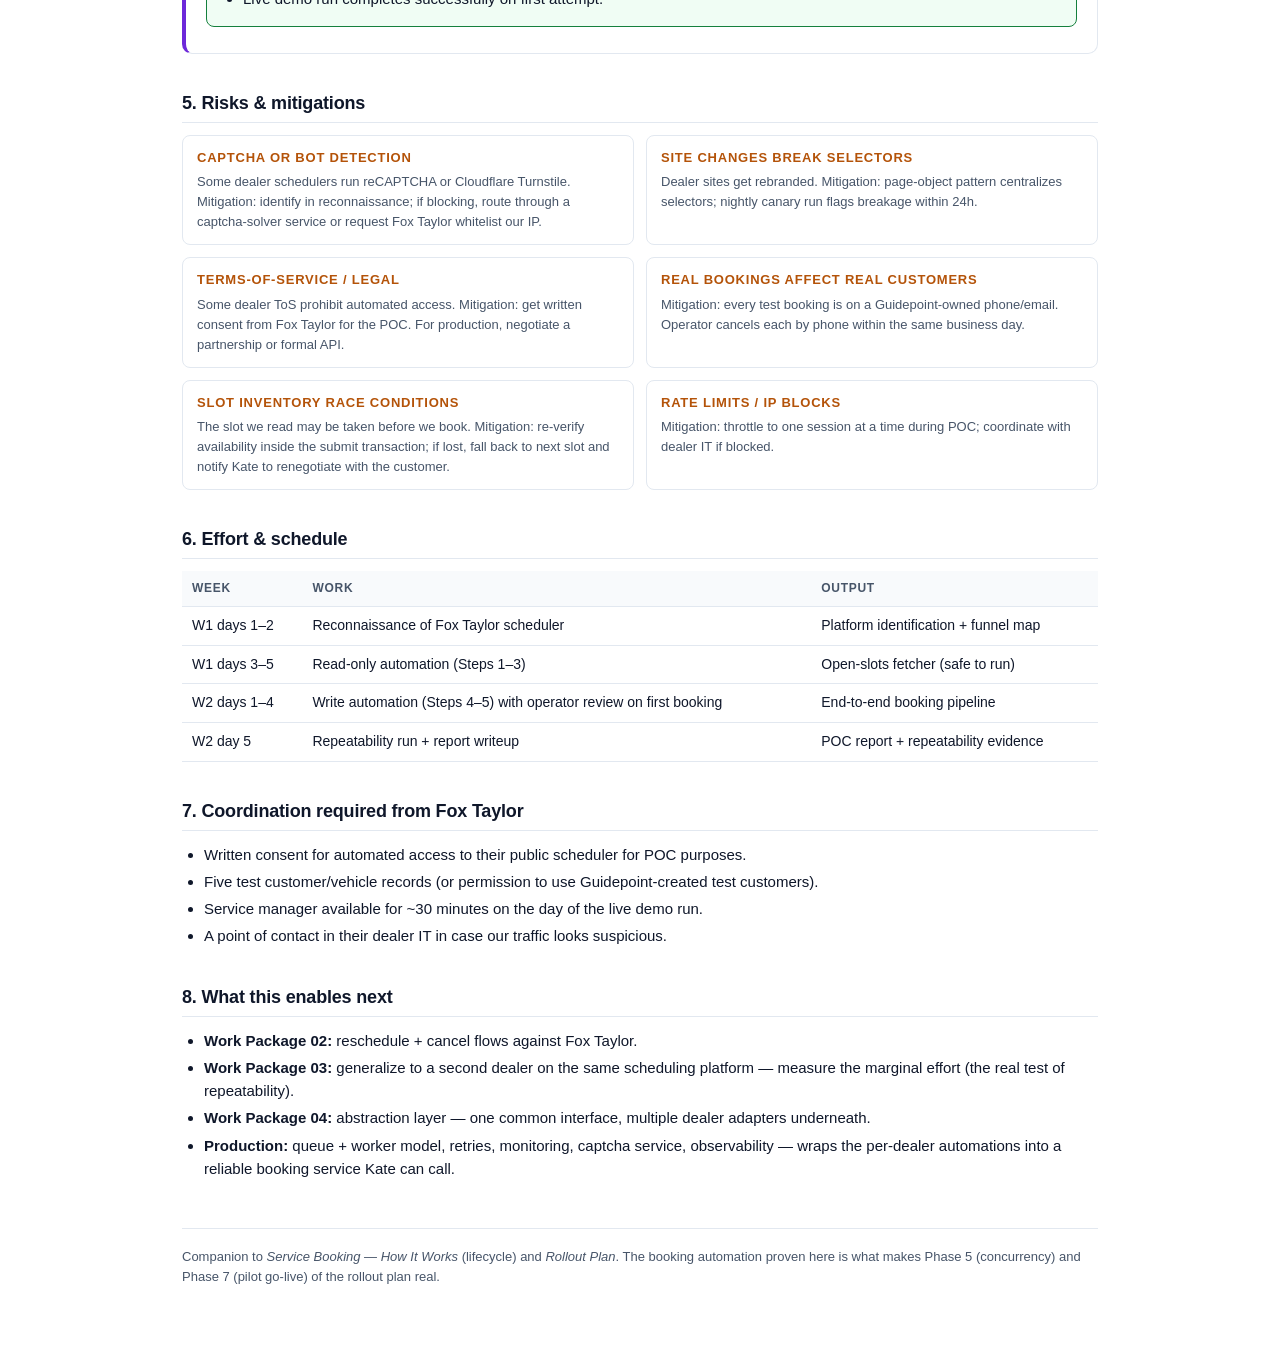
<file: docs/work-package-dealer-scheduling.html>
<!doctype html>
<html lang="en">
<head>
<meta charset="utf-8" />
<meta name="viewport" content="width=device-width, initial-scale=1" />
<title>Guidepoint Maintenance 2.0 — Dealer Scheduling Work Package</title>
<style>
  :root {
    --ink: #0f172a;
    --ink-soft: #475569;
    --line: #e2e8f0;
    --bg: #ffffff;
    --bg-soft: #f8fafc;
    --accent: #1d4ed8;
    --good: #15803d;
    --warn: #b45309;
    --maybe: #6d28d9;
  }
  * { box-sizing: border-box; }
  html, body {
    margin: 0;
    padding: 0;
    background: var(--bg);
    color: var(--ink);
    font: 15px/1.55 -apple-system, BlinkMacSystemFont, "Segoe UI", Helvetica, Arial, sans-serif;
  }
  main {
    max-width: 980px;
    margin: 0 auto;
    padding: 48px 32px 72px;
  }
  header {
    border-bottom: 1px solid var(--line);
    padding-bottom: 24px;
    margin-bottom: 32px;
    display: flex;
    align-items: center;
    gap: 20px;
  }
  .logo { flex: 0 0 auto; height: 56px; display: inline-flex; align-items: center; }
  .logo img { height: 100%; width: auto; display: block; }
  .header-text { flex: 1; }
  .eyebrow {
    font-size: 11px; font-weight: 700; letter-spacing: 0.12em;
    color: var(--accent); text-transform: uppercase; margin-bottom: 4px;
  }
  h1 { font-size: 28px; margin: 0 0 6px; letter-spacing: -0.01em; }
  .subtitle { color: var(--ink-soft); font-size: 15px; }

  h2 {
    font-size: 18px;
    margin: 36px 0 12px;
    letter-spacing: -0.01em;
    border-bottom: 1px solid var(--line);
    padding-bottom: 4px;
  }
  h3 {
    font-size: 15px;
    margin: 18px 0 6px;
  }
  p { margin: 0 0 12px; }
  ul, ol { margin: 0 0 12px; padding-left: 22px; }
  li { margin-bottom: 4px; }
  code {
    font: 12.5px/1.4 ui-monospace, SF Mono, Consolas, monospace;
    background: var(--bg-soft);
    padding: 1px 5px;
    border-radius: 4px;
  }

  .lede { font-size: 16px; color: var(--ink-soft); }

  .summary-card {
    border: 1px solid var(--line);
    background: var(--bg-soft);
    border-radius: 10px;
    padding: 16px 20px;
    margin: 12px 0 24px;
    display: grid;
    grid-template-columns: repeat(4, 1fr);
    gap: 12px 24px;
    font-size: 14px;
  }
  .summary-card dt {
    color: var(--ink-soft);
    font-size: 11px;
    text-transform: uppercase;
    letter-spacing: 0.08em;
    margin-bottom: 2px;
  }
  .summary-card dd {
    margin: 0;
    font-weight: 600;
  }

  .step {
    border: 1px solid var(--line);
    border-left: 4px solid var(--accent);
    border-radius: 10px;
    padding: 14px 18px;
    margin: 10px 0;
    background: var(--bg-soft);
  }
  .step-head {
    display: flex;
    align-items: baseline;
    gap: 12px;
    margin-bottom: 4px;
  }
  .step-num {
    flex: 0 0 auto;
    font-size: 11px;
    font-weight: 700;
    letter-spacing: 0.1em;
    color: var(--accent);
    text-transform: uppercase;
  }
  .step-name {
    flex: 1;
    font-size: 15px;
    font-weight: 600;
  }
  .step p { margin: 6px 0 0; font-size: 14px; }
  .step .why {
    color: var(--ink-soft);
    font-size: 13px;
    margin-top: 4px;
  }

  .deliverable {
    border: 1px solid var(--line);
    border-radius: 10px;
    padding: 18px 20px;
    margin: 12px 0;
    background: #fff;
  }
  .deliverable.proof    { border-left: 4px solid var(--good); }
  .deliverable.repeat   { border-left: 4px solid var(--maybe); }
  .deliverable h3 { margin-top: 0; }

  table {
    width: 100%;
    border-collapse: collapse;
    margin: 8px 0 0;
    font-size: 14px;
  }
  th, td {
    text-align: left;
    padding: 8px 10px;
    border-bottom: 1px solid var(--line);
    vertical-align: top;
  }
  th {
    color: var(--ink-soft);
    font-weight: 600;
    font-size: 12px;
    text-transform: uppercase;
    letter-spacing: 0.06em;
    background: var(--bg-soft);
  }

  .risk-grid {
    display: grid;
    grid-template-columns: 1fr 1fr;
    gap: 12px;
  }
  .risk {
    border: 1px solid var(--line);
    border-radius: 8px;
    padding: 12px 14px;
    background: #fff;
    font-size: 14px;
  }
  .risk h4 {
    margin: 0 0 4px;
    font-size: 13px;
    color: var(--warn);
    text-transform: uppercase;
    letter-spacing: 0.06em;
  }
  .risk p { margin: 0; color: var(--ink-soft); font-size: 13px; }

  .accept {
    border: 1px solid var(--good);
    background: #f0fdf4;
    border-radius: 8px;
    padding: 12px 16px;
    margin: 8px 0;
  }
  .accept h4 {
    margin: 0 0 6px;
    color: var(--good);
    font-size: 13px;
    text-transform: uppercase;
    letter-spacing: 0.06em;
  }
  .accept ul { margin: 0; padding-left: 20px; }

  footer {
    margin-top: 48px;
    padding-top: 18px;
    border-top: 1px solid var(--line);
    color: var(--ink-soft);
    font-size: 13px;
  }

  @media (max-width: 720px) {
    .summary-card { grid-template-columns: 1fr 1fr; }
    .risk-grid { grid-template-columns: 1fr; }
  }
</style>
</head>
<body>
<main>

<header>
  <div class="logo">
    <img src="logo.png" alt="Guidepoint Systems" />
  </div>
  <div class="header-text">
    <div class="eyebrow">Guidepoint Maintenance 2.0 Agentic — Work Package 01</div>
    <h1>Dealer Scheduling — Web Automation Proof of Concept</h1>
    <p class="subtitle">Pilot dealer: Fox Taylor. Goal: book a real service appointment end‑to‑end through the dealer's existing public website.</p>
  </div>
</header>

<dl class="summary-card">
  <div><dt>Pilot dealer</dt><dd>Fox Taylor</dd></div>
  <div><dt>Approach</dt><dd>Web scraping / browser automation</dd></div>
  <div><dt>Effort estimate</dt><dd>~2 weeks</dd></div>
  <div><dt>Output</dt><dd>POC report + repeatability demo</dd></div>
</dl>

<h2>1. Project</h2>

<p class="lede">
  Kate (the agent) needs to actually <em>book</em> the appointment she promises the customer. Until dealer
  systems expose us a real API, the only way to do that reliably is to drive the dealer's public website the
  way a human would. This work package proves we can do exactly that against a single live dealer — Fox
  Taylor — and lays the pattern for adding more dealers later.
</p>

<h3>Objectives</h3>
<p>For the Fox Taylor service scheduler, programmatically demonstrate the five steps of a real booking flow:</p>

<div class="step">
  <div class="step-head"><div class="step-num">Step 1</div><div class="step-name">Access the URL</div></div>
  <p>Reach the Fox Taylor service scheduling page from a clean session, no human in the loop.</p>
  <p class="why">Identifies: hosting platform (Xtime, MyKaarma, Tekion, dealer's own CMS), cookie/consent walls, geo restrictions, rate limits.</p>
</div>

<div class="step">
  <div class="step-head"><div class="step-num">Step 2</div><div class="step-name">Navigate through it</div></div>
  <p>Walk the booking funnel: vehicle identification (VIN or year/make/model + license/mileage), customer info entry, service selection page, calendar page, confirmation page.</p>
  <p class="why">Captures the page graph and form structure so the bot can resume mid‑flow if interrupted.</p>
</div>

<div class="step">
  <div class="step-head"><div class="step-num">Step 3</div><div class="step-name">Fetch open slots</div></div>
  <p>Read the dealer's available appointment times for a target date range and return them as a structured list (date, time, advisor if shown, capacity if exposed).</p>
  <p class="why">This is the input Kate uses when she asks the customer "Tuesday at 8:30 or Wednesday at 1?" — it must reflect real dealer inventory, not stale or fabricated data.</p>
</div>

<div class="step">
  <div class="step-head"><div class="step-num">Step 4</div><div class="step-name">Select the service</div></div>
  <p>Map our internal service codes (recall ID, DTC code, standard maintenance interval) onto the dealer's own service catalog as displayed on the page.</p>
  <p class="why">Dealers describe services differently ("60K major service" vs "60,000 mile interval" vs "Service B"). The mapping table is part of the deliverable.</p>
</div>

<div class="step">
  <div class="step-head"><div class="step-num">Step 5</div><div class="step-name">Book the service</div></div>
  <p>Submit the booking. Capture the dealer's confirmation number, time, advisor, and any email/SMS the dealer sends to the customer. Verify the appointment shows up on the dealer side.</p>
  <p class="why">This is the "moment of truth" — the only step that materially changes dealer state. We need it logged, idempotent, and reversible (cancel flow as a follow‑up).</p>
</div>

<h3>Out of scope (this work package)</h3>
<ul>
  <li>Multi‑dealer abstraction — Fox Taylor only.</li>
  <li>Cancel / reschedule flows — those become Work Package 02 once Book is proven.</li>
  <li>Production hardening (proxies, captcha service, retry queues) — POC runs from one machine.</li>
  <li>Direct API integration — only revisited if the dealer offers one.</li>
</ul>

<h2>2. Approach</h2>

<h3>Tooling</h3>
<ul>
  <li><strong>Playwright</strong> (Python) for headless‑Chromium driving — handles JavaScript‑heavy SPAs, modern dealer schedulers (Xtime, etc.) won't work with plain HTTP requests.</li>
  <li><strong>Page object model</strong> — one Python class per page (<code>VehicleEntryPage</code>, <code>ServicePickerPage</code>, <code>CalendarPage</code>, <code>ConfirmPage</code>). Selectors centralized so a dealer site change is one file to fix.</li>
  <li><strong>Recording + replay</strong> — Playwright's trace viewer captures every action with screenshots; this <em>is</em> the audit trail when something breaks.</li>
  <li><strong>Test data</strong> — a small set of real customer + vehicle records supplied by Fox Taylor (with their consent) so we book real appointments we will then cancel by phone.</li>
</ul>

<h3>Phases</h3>
<ol>
  <li><strong>Reconnaissance (1–2 days)</strong> — manually walk the Fox Taylor scheduler, identify the underlying platform, capture network traffic, document every form, every required field, every async call.</li>
  <li><strong>Read‑only build (3–4 days)</strong> — automate Steps 1–3. At this point we can fetch real open slots without changing any dealer state. Safe to run repeatedly.</li>
  <li><strong>Write build (3–4 days)</strong> — automate Steps 4–5. First booking is reviewed live by an operator before submit. Subsequent bookings progressively unattended.</li>
  <li><strong>Repeatability run (1 day)</strong> — five back‑to‑back bookings with different vehicles, different services, different time windows. All canceled by phone after.</li>
</ol>

<h2>3. Deliverable A — Proof of Concept Report</h2>

<div class="deliverable proof">
  <h3>What's in the report</h3>
  <p>A single document covering the Fox Taylor scheduling system, with enough evidence that any engineer can verify the POC ran as described.</p>
  <ul>
    <li><strong>Platform identification</strong> — what software powers Fox Taylor's scheduler, its public API surface (if any), and which selectors / endpoints we depend on.</li>
    <li><strong>Booking funnel map</strong> — annotated screenshots of every page in order, with the data we read from each and the data we wrote to each.</li>
    <li><strong>Service catalog mapping</strong> — table mapping our internal triggers (recall IDs, DTCs, interval codes) to Fox Taylor's displayed service names.</li>
    <li><strong>One full booking transcript</strong> — Playwright trace + screenshots + timing for one successful appointment, with the dealer's confirmation number visible.</li>
    <li><strong>Failure modes observed</strong> — every error, popup, captcha, timeout, or unexpected redirect we hit, with how we handled it.</li>
    <li><strong>Performance numbers</strong> — wall‑clock time per step, total time per booking, dealer page load times.</li>
  </ul>

  <div class="accept">
    <h4>Acceptance criteria</h4>
    <ul>
      <li>One real Fox Taylor service appointment booked by the bot, confirmed by the dealer's own system, witnessed by the Fox Taylor service manager.</li>
      <li>Report delivered as a self‑contained HTML/PDF that a non‑technical reader can follow.</li>
      <li>All credentials, tokens, and customer data redacted.</li>
    </ul>
  </div>
</div>

<h2>4. Deliverable B — Repeatability Demonstration</h2>

<div class="deliverable repeat">
  <h3>What we demonstrate</h3>
  <p>Booking once is a stunt. Booking the same way <em>five times in a row</em> with different inputs is a system. The repeatability run proves the automation is deterministic, not lucky.</p>
  <ul>
    <li><strong>Five bookings, back to back</strong>, varied across:
      <ul>
        <li>Two service types (e.g., "recall remediation" + "30K maintenance")</li>
        <li>Three different days/times in the dealer's calendar</li>
        <li>Three different vehicles (different VINs/year/make/model)</li>
      </ul>
    </li>
    <li><strong>Per‑booking record</strong> — Playwright trace, dealer confirmation number, elapsed seconds, screenshots of the dealer's customer‑facing confirmation email.</li>
    <li><strong>Live re‑run</strong> — one booking executed end‑to‑end on a screen share with the Fox Taylor team watching.</li>
    <li><strong>Cancellation log</strong> — proof that all five test appointments were cleaned up (called and canceled by an operator), so we don't pollute the dealer's day.</li>
  </ul>

  <div class="accept">
    <h4>Acceptance criteria</h4>
    <ul>
      <li>5 of 5 bookings succeed without manual intervention.</li>
      <li>Median booking time under 60 seconds.</li>
      <li>Zero double‑bookings, zero orphaned partial submissions.</li>
      <li>Live demo run completes successfully on first attempt.</li>
    </ul>
  </div>
</div>

<h2>5. Risks &amp; mitigations</h2>

<div class="risk-grid">
  <div class="risk">
    <h4>Captcha or bot detection</h4>
    <p>Some dealer schedulers run reCAPTCHA or Cloudflare Turnstile. Mitigation: identify in reconnaissance; if blocking, route through a captcha‑solver service or request Fox Taylor whitelist our IP.</p>
  </div>
  <div class="risk">
    <h4>Site changes break selectors</h4>
    <p>Dealer sites get rebranded. Mitigation: page‑object pattern centralizes selectors; nightly canary run flags breakage within 24h.</p>
  </div>
  <div class="risk">
    <h4>Terms‑of‑service / legal</h4>
    <p>Some dealer ToS prohibit automated access. Mitigation: get written consent from Fox Taylor for the POC. For production, negotiate a partnership or formal API.</p>
  </div>
  <div class="risk">
    <h4>Real bookings affect real customers</h4>
    <p>Mitigation: every test booking is on a Guidepoint‑owned phone/email. Operator cancels each by phone within the same business day.</p>
  </div>
  <div class="risk">
    <h4>Slot inventory race conditions</h4>
    <p>The slot we read may be taken before we book. Mitigation: re‑verify availability inside the submit transaction; if lost, fall back to next slot and notify Kate to renegotiate with the customer.</p>
  </div>
  <div class="risk">
    <h4>Rate limits / IP blocks</h4>
    <p>Mitigation: throttle to one session at a time during POC; coordinate with dealer IT if blocked.</p>
  </div>
</div>

<h2>6. Effort &amp; schedule</h2>
<table>
  <thead>
    <tr><th>Week</th><th>Work</th><th>Output</th></tr>
  </thead>
  <tbody>
    <tr><td>W1 days 1–2</td><td>Reconnaissance of Fox Taylor scheduler</td><td>Platform identification + funnel map</td></tr>
    <tr><td>W1 days 3–5</td><td>Read‑only automation (Steps 1–3)</td><td>Open‑slots fetcher (safe to run)</td></tr>
    <tr><td>W2 days 1–4</td><td>Write automation (Steps 4–5) with operator review on first booking</td><td>End‑to‑end booking pipeline</td></tr>
    <tr><td>W2 day 5</td><td>Repeatability run + report writeup</td><td>POC report + repeatability evidence</td></tr>
  </tbody>
</table>

<h2>7. Coordination required from Fox Taylor</h2>
<ul>
  <li>Written consent for automated access to their public scheduler for POC purposes.</li>
  <li>Five test customer/vehicle records (or permission to use Guidepoint‑created test customers).</li>
  <li>Service manager available for ~30 minutes on the day of the live demo run.</li>
  <li>A point of contact in their dealer IT in case our traffic looks suspicious.</li>
</ul>

<h2>8. What this enables next</h2>
<ul>
  <li><strong>Work Package 02:</strong> reschedule + cancel flows against Fox Taylor.</li>
  <li><strong>Work Package 03:</strong> generalize to a second dealer on the same scheduling platform — measure the marginal effort (the real test of repeatability).</li>
  <li><strong>Work Package 04:</strong> abstraction layer — one common interface, multiple dealer adapters underneath.</li>
  <li><strong>Production:</strong> queue + worker model, retries, monitoring, captcha service, observability — wraps the per‑dealer automations into a reliable booking service Kate can call.</li>
</ul>

<footer>
  Companion to <em>Service Booking — How It Works</em> (lifecycle) and <em>Rollout Plan</em>. The booking automation
  proven here is what makes Phase 5 (concurrency) and Phase 7 (pilot go‑live) of the rollout plan real.
</footer>

</main>
</body>
</html>
</file>
